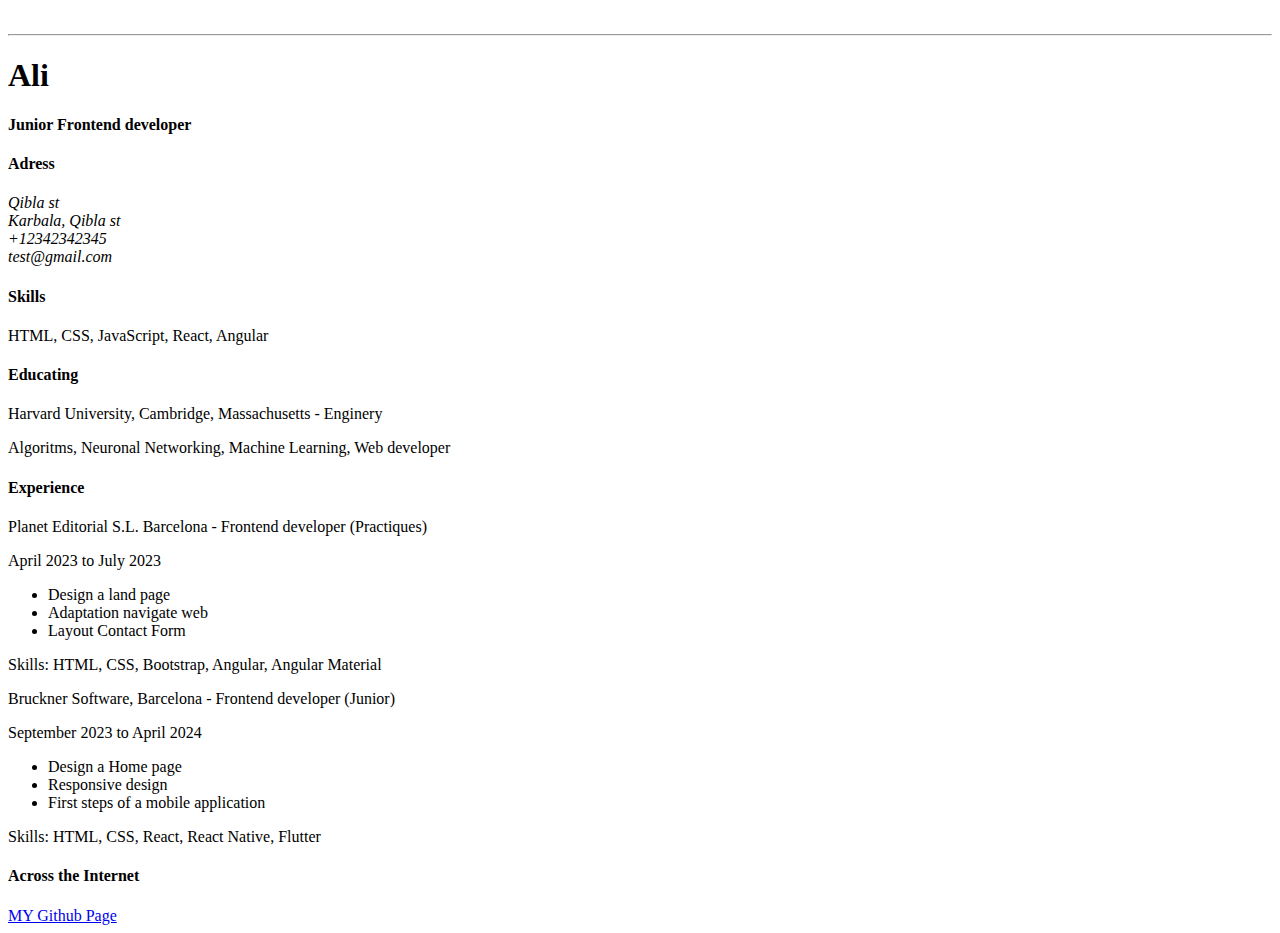
<file: Roadmap projects/Frontend projects/01 - Single Page CV/index.html>
<!DOCTYPE html>
<html lang="en">
<head>
    <meta charset="UTF-8">
    <meta name="viewport" content="width=device-width, initial-scale=1.0">
    <meta property="og:title" content="Learning Frontend: first project - Single Page CV ">
    <link rel="icon" href="./6588143.png"/>
    <title>Document</title>
</head>
<body>
    <br><hr>
    <header>
        <h1>Ali</h1>
        <h4>Junior Frontend developer</h4>
    </header>
    <main>
        <section>
            <h4>Adress</h4>
            <address>
                Qibla st <br>Karbala, Qibla st <br>+12342342345 <br>test@gmail.com
            </address>
        </section>
        <section>
            <h4>Skills</h4>
            <p>HTML, CSS, JavaScript, React, Angular</p>
        </section>
        <section>
            <h4>Educating</h4>
            <p>Harvard University, Cambridge, Massachusetts - Enginery</p>
            <p>Algoritms, Neuronal Networking, Machine Learning, Web developer</p>
        </section>
        <section>
            <h4>Experience</h4>
            <p>Planet Editorial S.L. Barcelona - Frontend developer (Practiques) </p>
                <span>April 2023 to July 2023</span>
                <ul>
                    <li>Design a land page</li>
                    <li>Adaptation navigate web</li>
                    <li>Layout Contact Form</li>
                </ul>
                <p>Skills: HTML, CSS, Bootstrap, Angular, Angular Material</p>
                <p>Bruckner Software, Barcelona - Frontend developer (Junior) </p>
                <span>September 2023 to April 2024</span>
                <ul>
                    <li>Design a Home page </li>
                    <li>Responsive design</li>
                    <li>First steps of a mobile application</li>
                </ul>
                <p>Skills: HTML, CSS, React, React Native, Flutter</p>
        </section>
        <section>
            <h4>Across the Internet</h4>
            <a href="https://github.com/alikb14">MY Github Page</a>
        </section>
    </main>
</body>
</html>
</file>
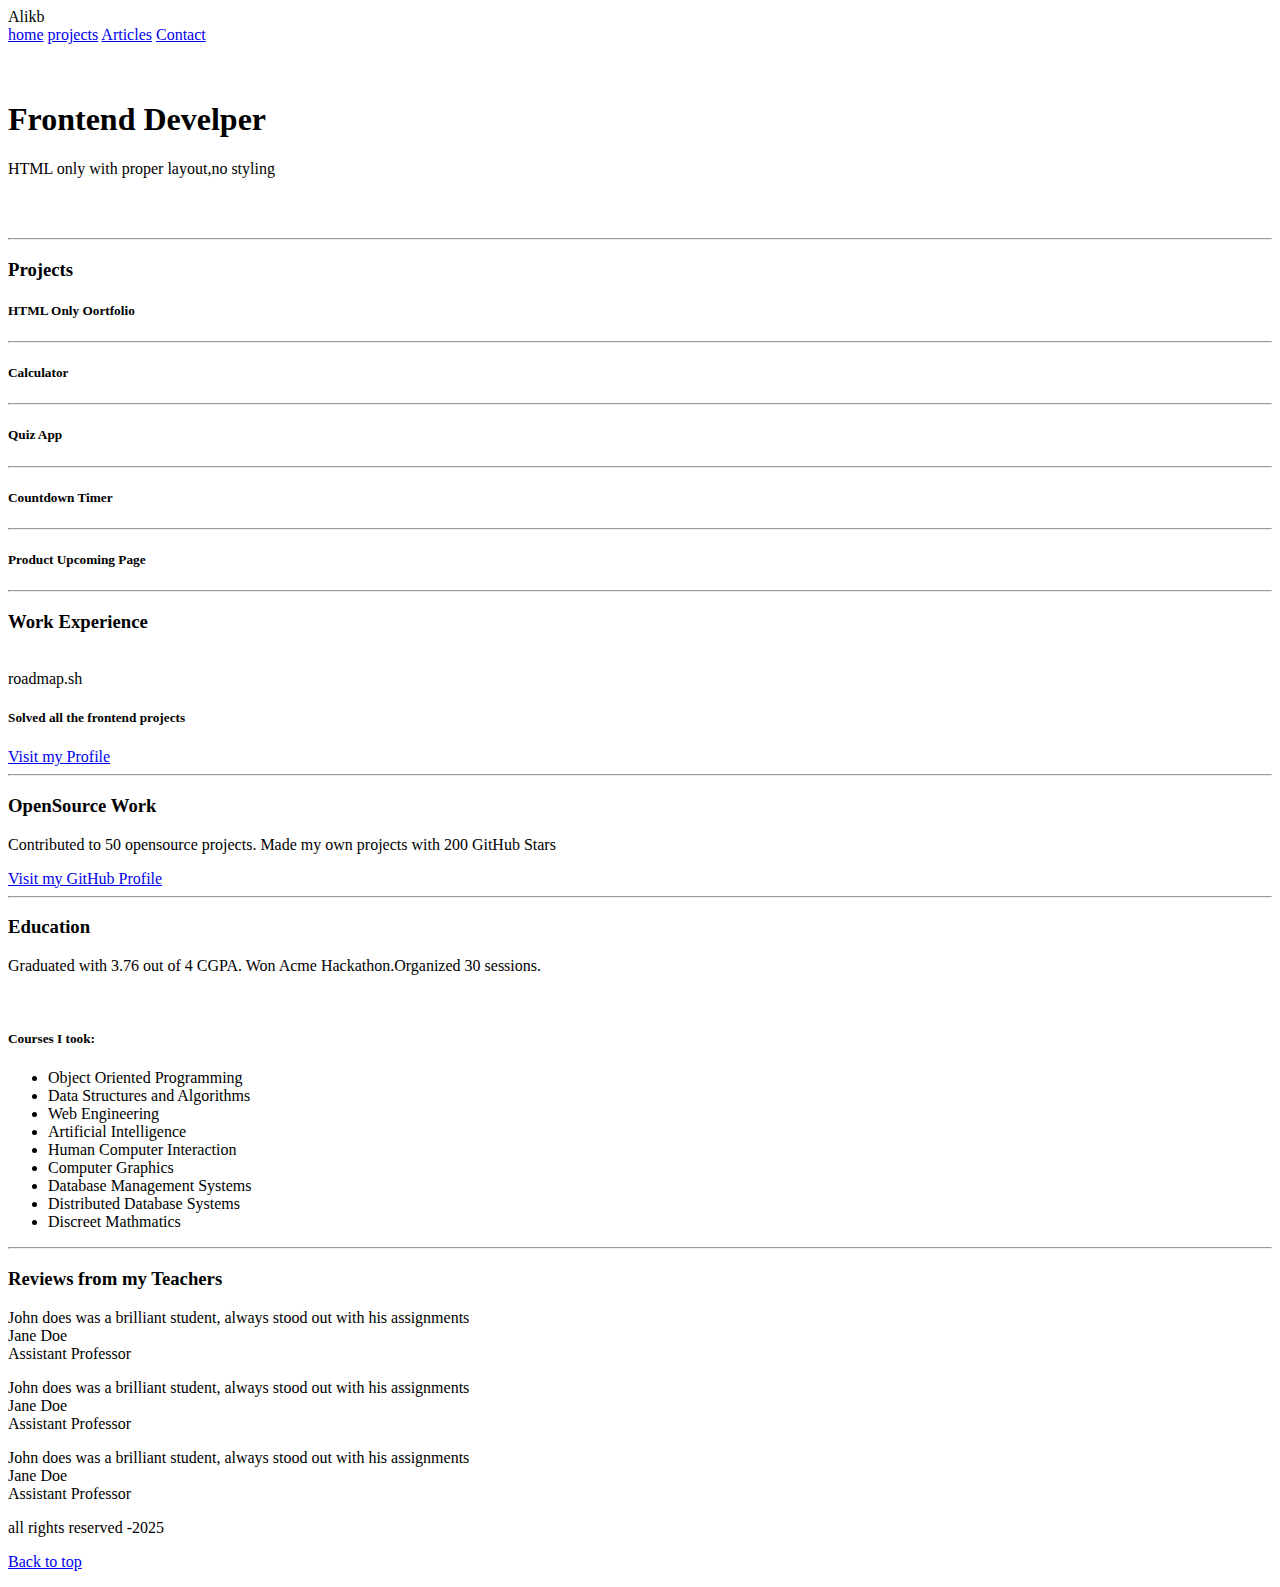
<file: Roadmap projects/Frontend projects/02 - Basic HTML Website/index.html>
<!DOCTYPE html>
<html lang="en">
<head>
    <meta charset="UTF-8">
    <meta name="viewport" content="width=device-width, initial-scale=1.0">
    <meta property="og:title" content="Learning Frontend: second project - Basic web HTML ">
    <title>index</title>
</head>
<body>
    <header>
        <nav>
            <span>Alikb</span>
            <br>
            <a href="#">home</a>
            <a href="./projects.html">projects</a>
            <a href="Articles.html">Articles</a>
            <a href="./contact.html">Contact</a>
        </nav>
        <br><br>
        <h1>Frontend Develper</h1>
        <p class="text-in-header">HTML only with proper layout,no styling</p>
        <br> <br>
        <hr>
    </header>
    <main>
        <article class="first-article">
            <section class="project-sec">
                <h3>Projects</h3>
                <h5>HTML Only Oortfolio</h5>
                <hr>
                <h5>Calculator</h5>
                <hr>
                <h5>Quiz App</h5>
                <hr>
                <h5>Countdown Timer</h5>
                <hr>
                <h5>Product Upcoming Page</h5>
                <hr>
            </section>
            <section class="experience-sec">
                <h3>Work Experience</h3>
                <br>
                <span>roadmap.sh</span>
                <h5>Solved all the frontend projects</h5>
                <a href="https://roadmap.sh/projects/">Visit my Profile</a>
            </section>
            <hr>
            <section class="opensource-sec">
                <h3>OpenSource Work</h3>
                <p>Contributed to 50 opensource projects. Made my own projects with 200 GitHub Stars</p>
                <a href="https://github.com/alikb14">Visit my GitHub Profile</a>
            </section>
            <hr>
            <section class="Education">
                <h3>Education</h3>
                <p>Graduated with 3.76 out of 4 CGPA. Won Acme Hackathon.Organized 30 sessions.</p>
                <br>
                <h5>Courses I took:</h5>
                <ul>
                    <li>Object Oriented Programming</li>
                    <li>Data Structures and Algorithms</li>
                    <li>Web Engineering</li>
                    <li>Artificial Intelligence</li>
                    <li>Human Computer Interaction</li>
                    <li>Computer Graphics</li>
                    <li>Database Management Systems</li>
                    <li>Distributed Database Systems</li>
                    <li>Discreet Mathmatics</li>
                </ul>
            </section>
            <hr>
        </article>
        <article class="second-article">
            <h3>Reviews from my Teachers</h3>
            <section class="teacher-comments">
                <p>John does was a brilliant student, always stood out with his assignments <br><span class="teacher-name">Jane Doe <br>Assistant Professor</span></p>
            </section>
            <section class="teacher-comments">
                 <p>John does was a brilliant student, always stood out with his assignments <br><span class="teacher-name">Jane Doe <br>Assistant Professor</span></p>
            </section>
            <section class="teacher-comments">
                 <p>John does was a brilliant student, always stood out with his assignments <br><span class="teacher-name">Jane Doe <br>Assistant Professor</span></p>
            </section>
        </article>
        <footer>
            <p>
                all rights reserved -2025
             </p>
             <p>
                 <a href="#">Back to top</a>
             </p>
        </footer>
    </main>
</body>
</html>
</file>
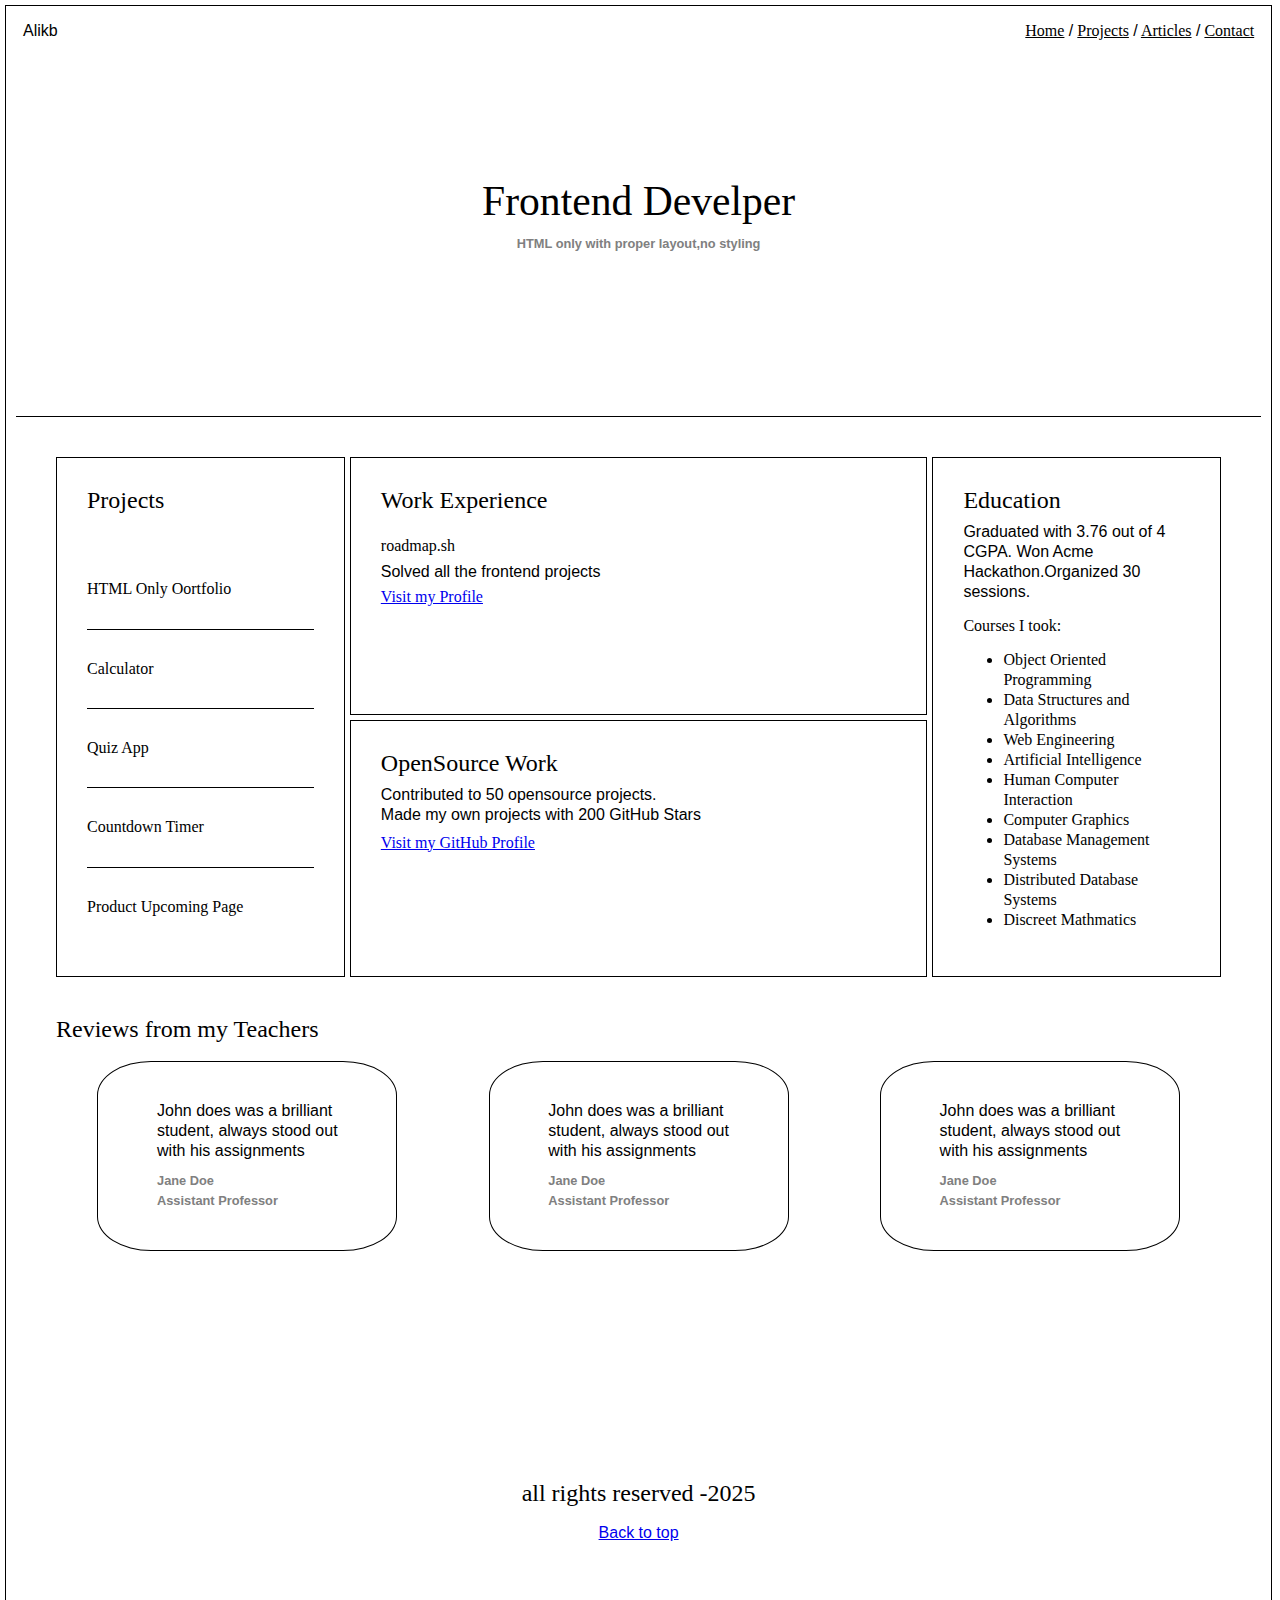
<file: Roadmap projects/Frontend projects/03 - Personal Portfolio/index.html>
<!DOCTYPE html>
<html lang="en">
<head>
    <meta charset="UTF-8">
    <meta name="viewport" content="width=device-width, initial-scale=1.0">
    <meta property="og:title" content="Learning Frontend: second project - Basic web HTML ">
    <link rel="stylesheet" href="./reset.css">
    <link rel="stylesheet" href="./style.css">
    <title>index</title>
</head>
<body>
    <header>
        <nav>
            <div>
                <span>Alikb</span>
            </div>
            <div>
                <a href="#">Home</a><span class="slash"> /</span>
                <a href="./projects.html">Projects</a><span class="slash"> /</span>
                <a href="Articles.html">Articles</a><span class="slash"> /</span>
                <a href="./contact.html">Contact</a>
            </div>
        </nav>
        <br><br>
        <div class="text-in-header">
            <h1>Frontend Develper</h1>
            <p class="gray">HTML only with proper layout,no styling</p>
        </div>
    </header>
    <main>
        <article class="first-article">
            <section class="project-sec sections">
                <div class="none-height">
                    <h3>Projects</h3>
                </div>
                <div class="projects">
                    <h5>HTML Only Oortfolio</h5>
                </div>
                <div class="projects">
                    <h5>Calculator</h5>
                </div>
                <div class="projects">
                    <h5>Quiz App</h5>
                </div>
                <div class="projects">
                    <h5>Countdown Timer</h5>
                </div>
                <div class="projects no-border">
                    <h5>Product Upcoming Page</h5>
                </div>
            </section>
            <div>
                <section class="experience-sec sections">
                    <h3>Work Experience</h3>
                    <br>
                    <span class="comic-font">roadmap.sh</span>
                    <p>Solved all the frontend projects</p>
                    <a href="https://roadmap.sh/projects/">Visit my Profile</a>
                </section>
                <section class="opensource-sec sections">
                    <h3>OpenSource Work</h3>
                    <p>Contributed to 50 opensource projects.
                        <span>Made my own projects with 200 GitHub Stars</span>
                    </p>
                    <a href="https://github.com/alikb14">Visit my GitHub Profile</a>
                </section>
            </div>
            <section class="education-sec sections">
                <h3>Education</h3>
                <p>Graduated with 3.76 out of 4 
                    <span>CGPA. Won Acme Hackathon.Organized 30 sessions.</span>
                </p>
                <br>
                <h5>Courses I took:</h5>
                <ul>
                    <li>Object Oriented Programming</li>
                    <li>Data Structures and Algorithms</li>
                    <li>Web Engineering</li>
                    <li>Artificial Intelligence</li>
                    <li>Human Computer Interaction</li>
                    <li>Computer Graphics</li>
                    <li>Database Management Systems</li>
                    <li>Distributed Database Systems</li>
                    <li>Discreet Mathmatics</li>
                </ul>
            </section>
        </article>
        <article class="second-article">
            <h3>Reviews from my Teachers</h3>
            <div>
                <section class="teacher-comments">
                    <p>John does was a brilliant <span>student, always stood out <br>with his assignments</span>
                        <span class="teacher-name gray">Jane Doe <br>Assistant Professor</span></p>
                </section>
                <section class="teacher-comments hidden">
                    <p>John does was a brilliant <span>student, always stood out <br>with his assignments</span>
                        <span class="teacher-name gray">Jane Doe <br>Assistant Professor</span></p>
                </section><section class="teacher-comments hidden">
                    <p>John does was a brilliant <span>student, always stood out <br>with his assignments</span>
                        <span class="teacher-name gray">Jane Doe <br>Assistant Professor</span></p>
                </section>
            </div>
        </article>
        <footer>
            <h3>
                all rights reserved -2025
             </h3>
             <p>
                 <a href="#">Back to top</a>
             </p>
        </footer>
    </main>
</body>
</html>
</file>
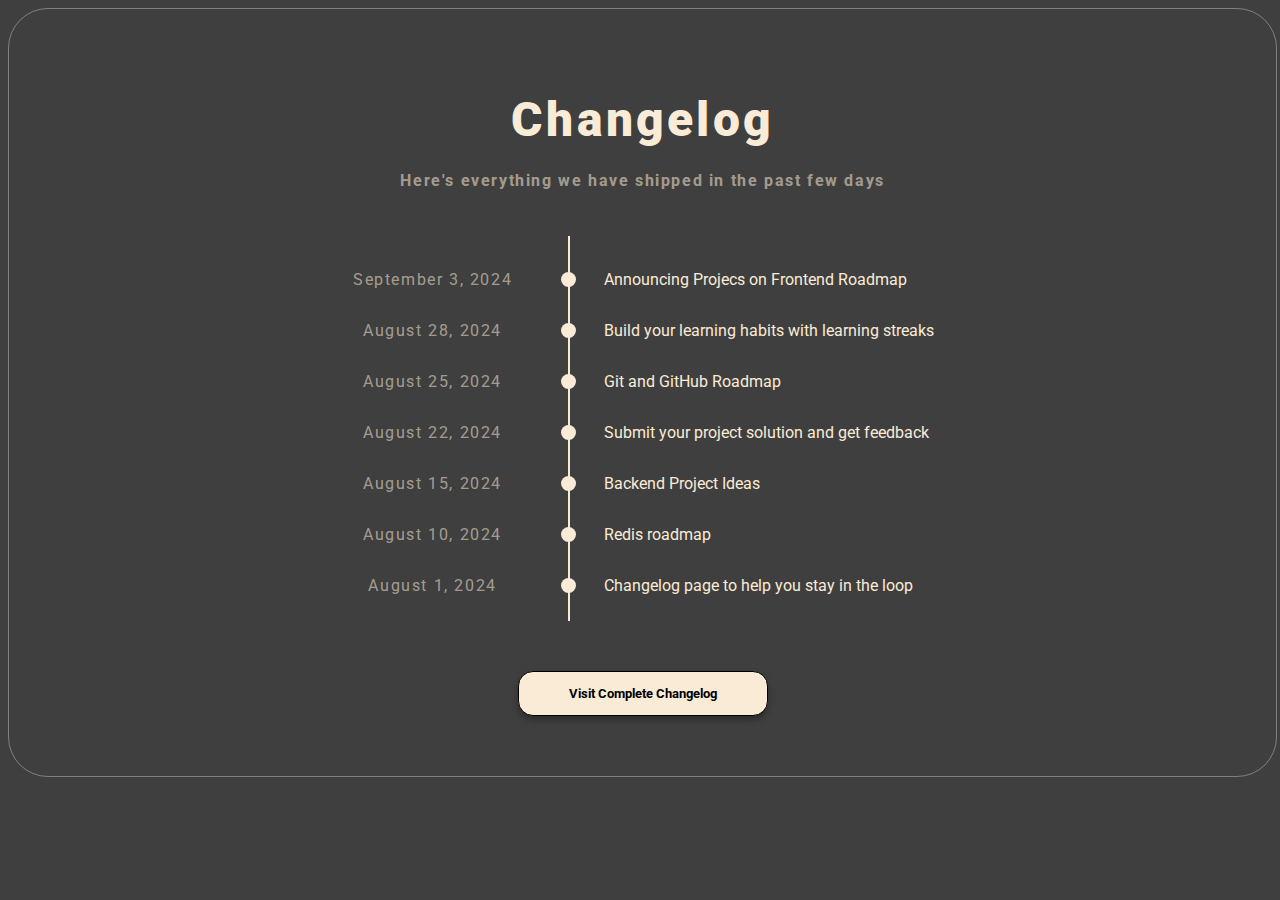
<file: Roadmap projects/Frontend projects/04 - Changelog Component/index.html>
<!DOCTYPE html>
<html lang="en">
<head>
    <meta charset="UTF-8">
    <meta name="viewport" content="width=device-width, initial-scale=1.0">
    <title>Changelog</title>
    <link rel="stylesheet" href="./style.css">
    <link rel="preconnect" href="https://fonts.googleapis.com">
<link rel="preconnect" href="https://fonts.gstatic.com" crossorigin>
<link href="https://fonts.googleapis.com/css2?family=Libre+Baskerville:wght@400;700&family=Roboto:wght@100;400;500;700;900&display=swap" rel="stylesheet">
</head>
<body>
    <header>
        <h1>Changelog</h1>
        <h2>Here's everything we have shipped in the past few days</h2>
    </header>
    <main>
        <div class="container">
            <div class="event">
                <p class="date">September 3, 2024</p>
                <div class="line-dot">
                    <div class="line"></div>
                    <div class="dot" id="dot1"></div>
                </div>
                <p class="text">Announcing Projecs on Frontend Roadmap</p>
            </div>
            <div class="event">
                <p class="date">August 28, 2024</p>
                <div class="line-dot">
                    <div class="line"></div>
                    <div class="dot" id="dot2"></div>
                </div>
                <p class="text">Build your learning habits with learning streaks</p>
            </div>
            <div class="event">
                <p class="date">August 25, 2024</p>
                <div class="line-dot">
                    <div class="line"></div>
                    <div class="dot" id="dot3"></div>
                </div>
                <p class="text">Git and GitHub Roadmap</p>
            </div>
            <div class="event">
                <p class="date">August 22, 2024</p>
                <div class="line-dot">
                    <div class="line"></div>
                    <div class="dot" id="dot4"></div>
                </div>
                <p class="text">Submit your project solution and get feedback</p>
            </div>
            <div class="event">
                <p class="date">August 15, 2024</p>
                <div class="line-dot">
                    <div class="line"></div>
                    <div class="dot" id="dot5"></div>
                </div>
                <p class="text">Backend Project Ideas</p>
            </div>
            <div class="event">
                <p class="date">August 10, 2024</p>
                <div class="line-dot">
                    <div class="line"></div>
                    <div class="dot" id="dot6"></div>
                </div>
                <p class="text">Redis roadmap</p>
            </div>
            <div class="event">
                <p class="date">August 1, 2024</p>
                <div class="line-dot">
                    <div class="line"></div>
                    <div class="dot" id="dot7"></div>
                </div>
                <p class="text">Changelog page to help you stay in the loop</p>
            </div>
        </div>
        <div class="button">
            <button type="button" value="#">Visit Complete Changelog</button>
        </div>
    </main>
</body>
</html>
</file>
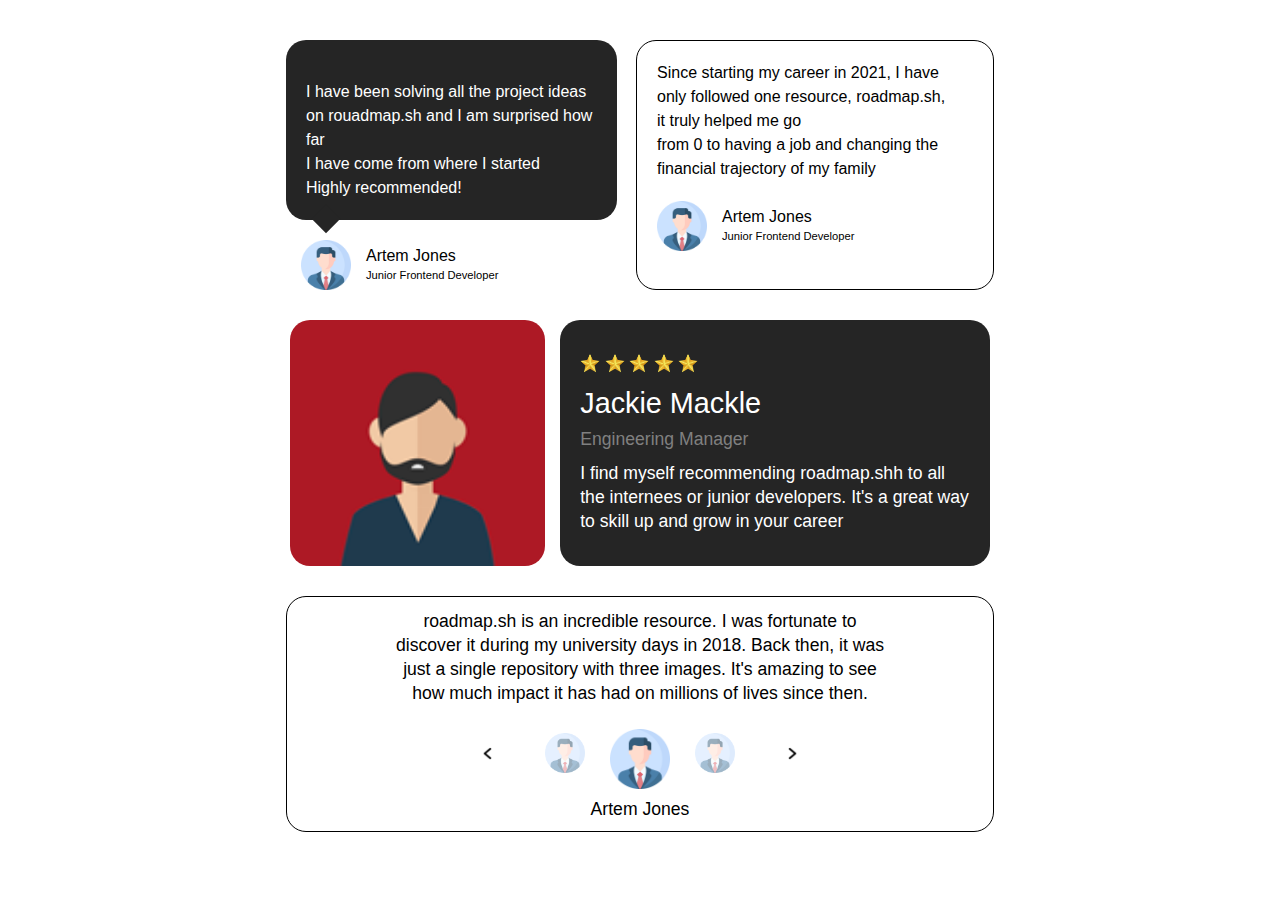
<file: Roadmap projects/Frontend projects/05 - Testimonial Cards/index.html>
<!DOCTYPE html>
<html lang="en">
<head>
    <meta charset="UTF-8">
    <meta name="viewport" content="width=device-width, initial-scale=1.0">
    <link rel="stylesheet" href="./reset.css">
    <link rel="stylesheet" href="./style.css">
    <title>Testimonial Cards</title>
</head>
<body>
    <div class="container">
        <div class="content">
            <div class="artem">
                <div class="left">
                    <div class="artem-comment1">
                        <div class="square-query"></div>
                        <p>I have been solving all the project ideas on rouadmap.sh and I am surprised how far <br> I have come from where I started</p>
                        <p>Highly recommended!</p>
                    </div>
                    <div class="artem-pic1">
                        <div class="square-container">         
                            <img src="./assets/profile.png" alt="user pic" class="comment-pic">
                            <div class="square"></div>
                        </div>
                        <div class="artem-detail">
                            <span class="artem-name">Artem Jones</span>
                            <span class="artem-job">Junior Frontend Developer</span>
                        </div>
                    </div>
                </div>
                <div class="right">
                    <div class="artem-comment2">
                        <p>Since starting my career in 2021, I have only followed one resource, roadmap.sh, it truly helped me go <br>from 0 to having a job and changing the financial trajectory of my family</p>
                    </div>
                    <div class="artem-pic2">
                        <img src="./assets/profile.png" alt="user pic" class="comment-pic">
                        <div class="artem-detail">
                            <span class="artem-name">Artem Jones</span>
                            <span class="artem-job">Junior Frontend Developer</span>
                        </div>
                    </div>
                </div>
            </div>
            <div class="jackie">
                <img src="./assets/man.png" alt="Jackie Mackle" class="jackie-img">
                <div class="jackie-comment">
                    <img src="./assets/man.png" alt="Jackie Mackle" class="jackie-img-query">
                    <div class="stars">
                        <img src="./assets/star.png" alt="star">
                        <img src="./assets/star.png" alt="star">
                        <img src="./assets/star.png" alt="star">
                        <img src="./assets/star.png" alt="star">
                        <img src="./assets/star.png" alt="star">
                    </div>
                    <span class="jackie-name">Jackie Mackle</span>
                    <span class="jackie-job">Engineering Manager</span>
                    <p>I find myself recommending roadmap.shh to all the internees or junior developers. It's a great way to skill up and grow in your career</p>
                </div>
            </div>
            <div class="carousel-container">
                <div class="carousel">
                    <div class="carousel-text">
                        <p>roadmap.sh is an incredible resource. I was fortunate to discover it during my university days in 2018. Back then, it was just a single repository with three images. It's amazing to see how much impact it has had on millions of lives since then.</p>
                    </div>
                    <div class="carousel-pic">
                        <img src="./assets/icon.png" alt="previous icon" id="previous">
                        <img src="./assets/profile.png" alt="user pic" class="low-opacity">
                        <img src="./assets/profile.png" alt="user pic" class="bigger">
                        <img src="./assets/profile.png" alt="user pic" class="low-opacity">
                        <img src="./assets/icon.png" alt="next icon" id="next">
                    </div>
                    <span class="carousel-name">Artem Jones</span>
                </div>
            </div>
        </div>
    </div>
</body>
</html>
</file>
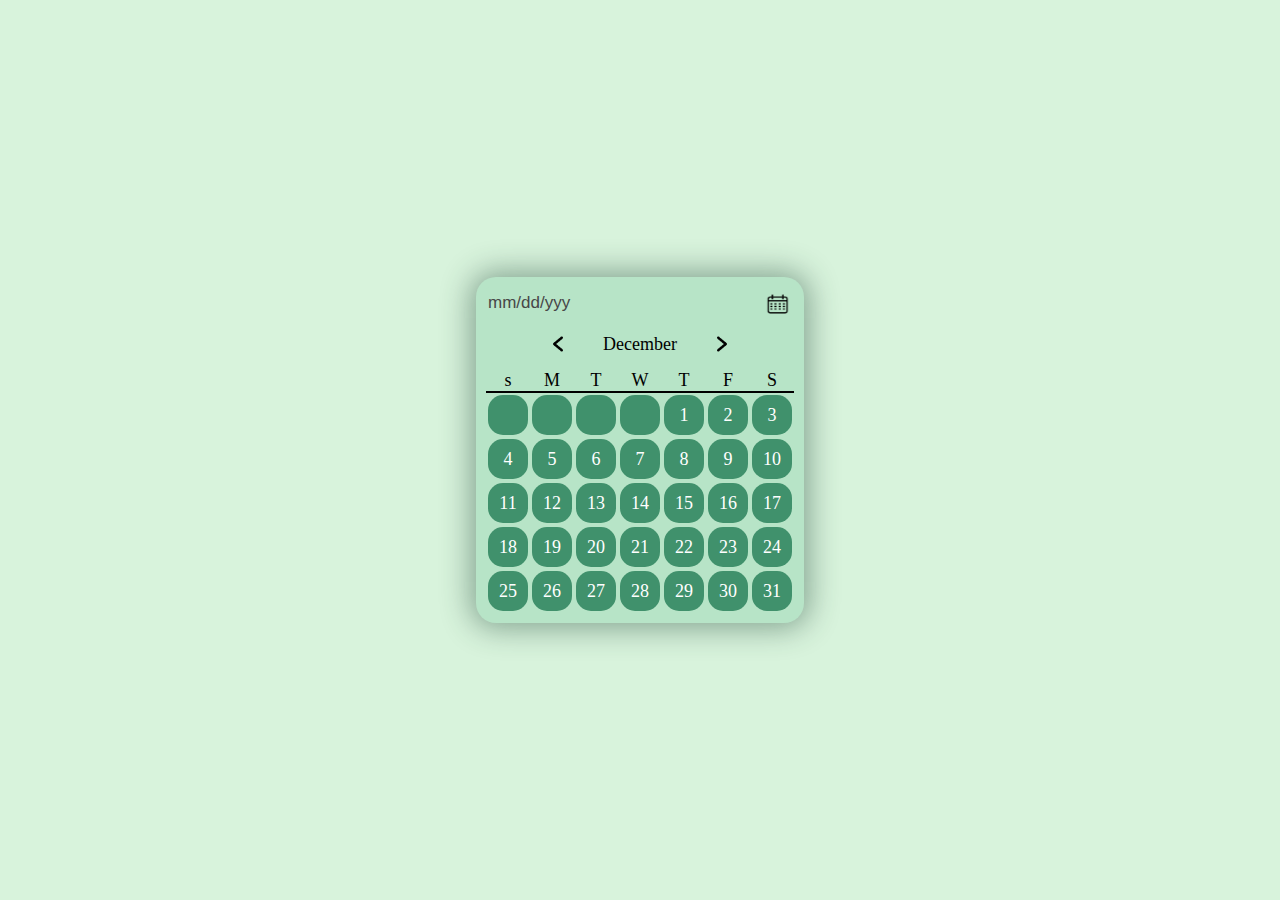
<file: Roadmap projects/Frontend projects/06 - Datepicker UI/index.html>
<!DOCTYPE html>
<html lang="en">
<head>
    <meta charset="UTF-8">
    <meta name="viewport" content="width=device-width, initial-scale=1.0">
    <link rel="stylesheet" href="./reset.css">
    <link rel="stylesheet" href="./style.css">
    <title>Datepicker UI</title>
</head>
<body>
    <div class="container">
        <div class="calendar">
            <div class="date">
                <input type="text" id="date-input" placeholder="mm/dd/yyy">
                <label for="date-input">
                    <img src="./assets/calendar.png" alt="calendar icon" id="calendar-icon">
                </label>
            </div>
            <div class="calendar-body">
                <div class="calendar-header">
                    <img src="./assets/icon.png" alt="previous-icon" id="previous-icon">
                    <span id="month">December</span>
                    <img src="./assets/icon.png" alt="next icon">
                </div>
                <div class="days-name">
                    <div>s</div>
                    <div>M</div>
                    <div>T</div>
                    <div>W</div>
                    <div>T</div>
                    <div>F</div>
                    <div>S</div>
                </div>
                <div class="days">
                    <div class="day"></div>
                    <div class="day"></div>
                    <div class="day"></div>
                    <div class="day"></div>
                    <div class="day">1</div>
                    <div class="day">2</div>
                    <div class="day">3</div>
                </div>
                <div class="days">
                    <div class="day">4</div>
                    <div class="day">5</div>
                    <div class="day">6</div>
                    <div class="day">7</div>
                    <div class="day">8</div>
                    <div class="day">9</div>
                    <div class="day">10</div>
                </div>
                <div class="days">
                    <div class="day">11</div>
                    <div class="day">12</div>
                    <div class="day">13</div>
                    <div class="day">14</div>
                    <div class="day">15</div>
                    <div class="day">16</div>
                    <div class="day">17</div>
                </div>
                <div class="days">
                    <div class="day">18</div>
                    <div class="day">19</div>
                    <div class="day">20</div>
                    <div class="day">21</div>
                    <div class="day">22</div>
                    <div class="day">23</div>
                    <div class="day">24</div>
                </div>
                <div class="days">
                    <div class="day">25</div>
                    <div class="day">26</div>
                    <div class="day">27</div>
                    <div class="day">28</div>
                    <div class="day">29</div>
                    <div class="day">30</div>
                    <div class="day">31</div>
                </div>
            </div>
        </div>
    </div>
</body>
</html>
</file>
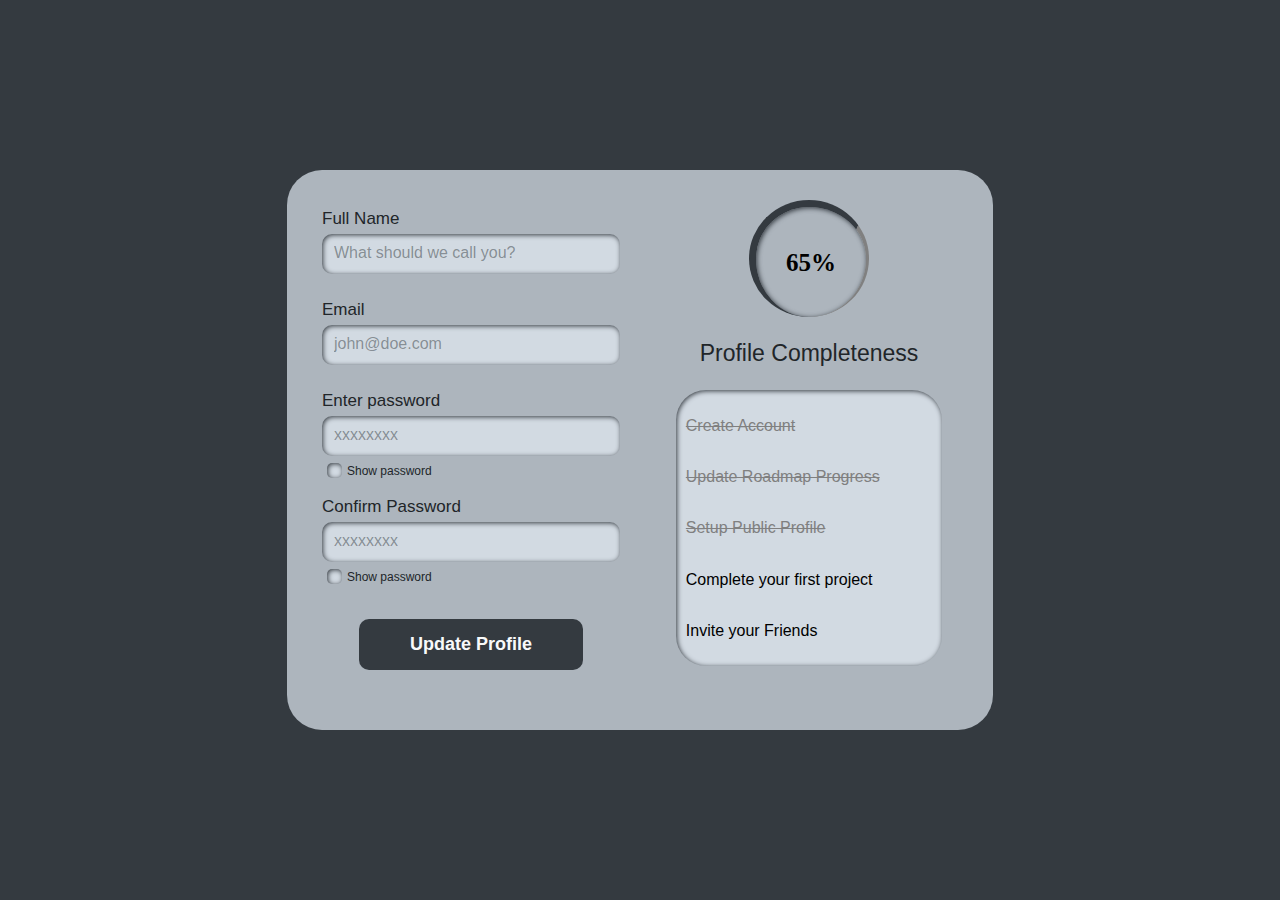
<file: Roadmap projects/Frontend projects/07 - Accessible Form UI/index.html>
<!DOCTYPE html>
<html lang="en">
<head>
    <meta charset="UTF-8">
    <meta name="viewport" content="width=device-width, initial-scale=1.0">
    <link rel="stylesheet" href="./reset.css">
    <link rel="stylesheet" href="./style.css">
    <title>Accessible Form UI</title>
</head>
<body>
    <div class="container">
        <form action="#">
            <fieldset>
                <!-- <legend>Accessible Form UI</legend> -->
                <div class="left">
                    <div>
                        <label for="name"> Full Name
                            <input type="text" id="name" placeholder="What should we call you?" required aria-required="true" title="Please enter your name">
                        </label>
                    </div>
                    <div>
                        <label for="email">Email
                            <input type="email" id="email" placeholder="john@doe.com" required aria-required="true" aria-invalid="true" title="Please enter your email">
                        </label>
                    </div>
                    <div>
                        <label for="password">Enter password
                            <input type="password" id="password" placeholder="xxxxxxxx" required aria-required="true" aria-invalid="true" title="Please set a password">
                            <div class="checkbox-container">
                                <input class="checkbox" type="checkbox" aria-checked="false" aria-label="password is hidden"><span>Show password</span>
                            </div>
                        </label>
                    </div>
                    <div>
                        <label for="confirmation">Confirm Password
                            <input type="password" id="confirmation" placeholder="xxxxxxxx" required aria-required="true" aria-invalid="true" title="Please confirm your password">
                            <div class="checkbox-container">
                                <input class="checkbox" type="checkbox" aria-checked="false" aria-label="password is hidden"><span>Show password</span>
                            </div>
                        </label>
                    </div>
                    <div class="button-container">
                        <button type="submit">Update Profile</button>
                    </div>
                </div>
                <div class="right">
                    <div class="progress-bar">
                        <div class="progress"></div><span>65%</span>
                    </div>
                    <span>Profile Completeness</span>
                    <div class="checklist">
                        <span><del>Create Account</del></span>
                        <span><del>Update Roadmap Progress</del></span>
                        <span><del>Setup Public Profile</del></span>
                        <span>Complete your first project</span>
                        <span>Invite your Friends</span>
                    </div>
                </div>
            </fieldset>
        </form>
    </div>
</body>
</html>
</file>
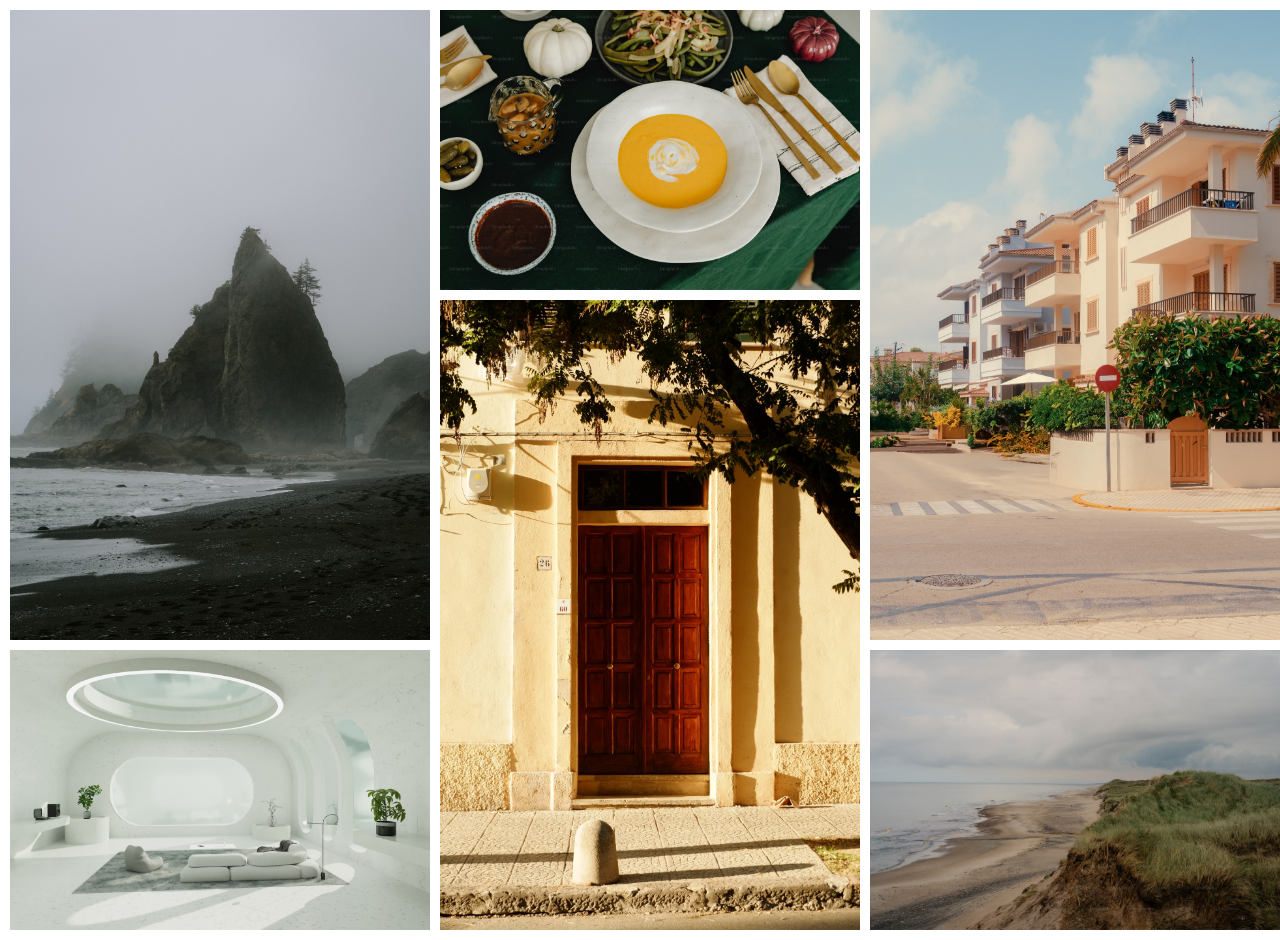
<file: Roadmap projects/Frontend projects/08 - Image Grid Layout/index.html>
<!DOCTYPE html>
<html lang="en">
<head>
    <meta charset="UTF-8">
    <meta name="viewport" content="width=device-width, initial-scale=1.0">
    <link rel="stylesheet" href="./reset.css">
    <link rel="stylesheet" href="./style.css">
    <title>Image Grid Layout</title>
</head>
<body>
    <div class="container">
        <img class="foggy-beach" src="./assets/foggy beach.avif" alt="foggy beach">
        <img class="living-room" src="./assets/living-room.avif" alt="living room">
        <img class="table" src="./assets/table.avif" alt="a table topped">
        <img class="building" src="./assets/building.avif" alt="a building">
        <img class="apartment" src="./assets/apartment.avif" alt="a white apartment">
        <img class="beach-view" src="./assets/beach-view.avif" alt="a beach">
    </div>
</body>
</html>
</file>
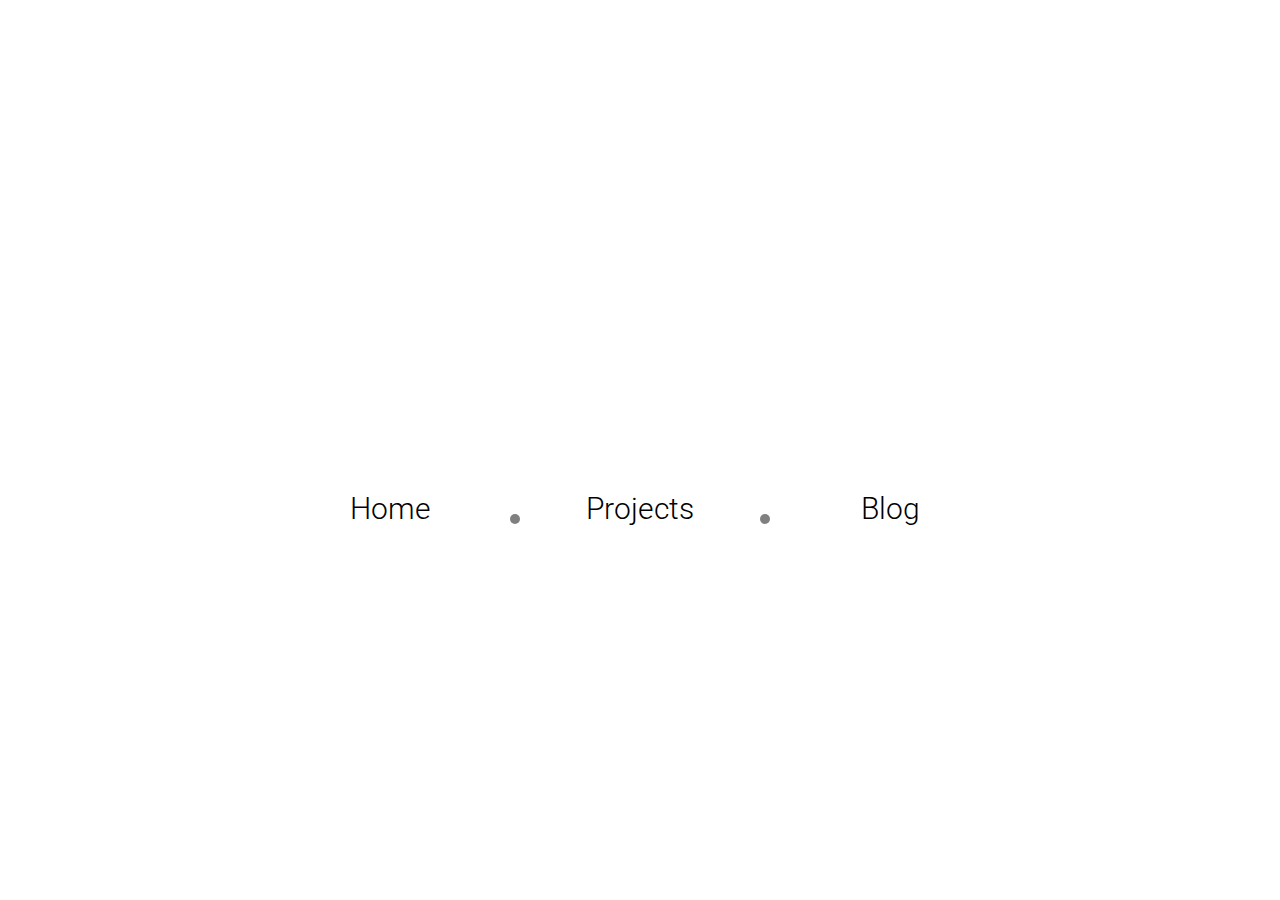
<file: Roadmap projects/Frontend projects/09 - Tooltip UI/index.html>
<!DOCTYPE html>
<html lang="en">
<head>
    <meta charset="UTF-8">
    <meta name="viewport" content="width=device-width, initial-scale=1.0">
    <link rel="stylesheet" href="./reset.css">
    <link rel="stylesheet" href="./style.css">
    <link rel="preconnect" href="https://fonts.googleapis.com">
<link rel="preconnect" href="https://fonts.gstatic.com" crossorigin>
<link href="https://fonts.googleapis.com/css2?family=Roboto:ital,wght@0,100;0,300;0,400;0,500;0,700;0,900;1,100;1,300;1,400;1,500;1,700;1,900&display=swap" rel="stylesheet">
    <title>Tooltip UI</title>
</head>
<body>
        <div class="navigation">
            <div class="pages left">
                <a href="#">
                    <span>Home</span>
                    <div class="home-hover">
                        <div class="square"></div>
                        <p>Exploring My Expertise</p>
                    </div>
                </a>
            </div>
            <div class="circle circle-left"></div>
            <div class="pages">
                
                <a href="#">
                    <span>Projects</span>
                    <div class="projects-hover">
                        <div class="square"></div>
                        <p>Here is everything I have built</p>
                    </div>
                </a>
            </div>
            <div class="circle circle-right"></div>
            <div class="pages right">
                <a href="#">
                    <span>Blog</span>
                    <div class="blog-hover">
                        <div class="square"></div>
                        <p>Get involved in my journey</p>
                    </div>
                </a>
            </div>
        </div>
</body>
</html>
</file>
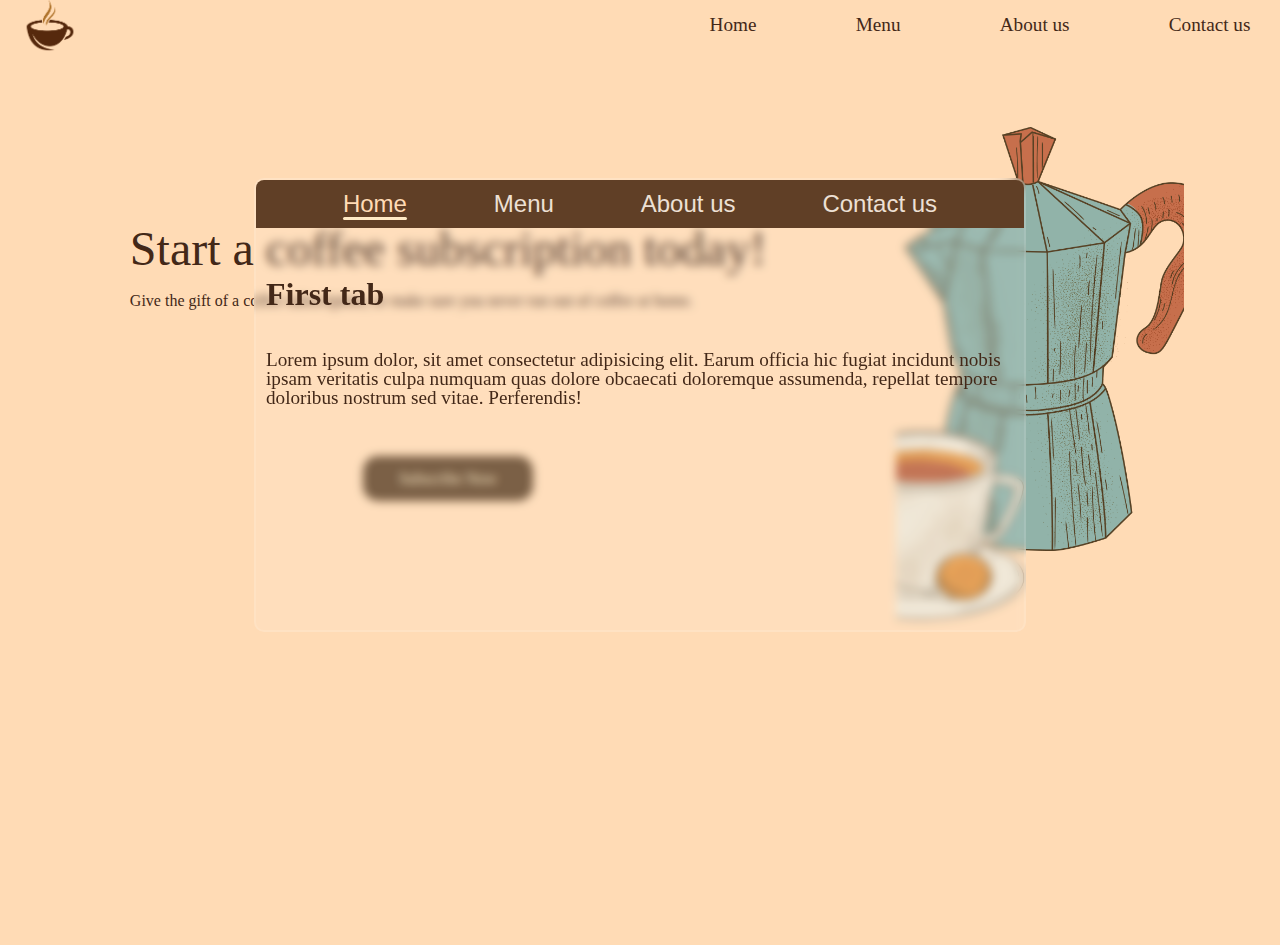
<file: Roadmap projects/Frontend projects/10 - tab/index.html>
<!DOCTYPE html>
<html lang="en">

<head>
    <meta charset="UTF-8">
    <meta name="viewport" content="width=device-width, initial-scale=1.0">
    <link rel="stylesheet" href="reset.css">
    <link rel="stylesheet" href="styles.css">
    <link href="https://fonts.cdnfonts.com/css/butter-chicken" rel="stylesheet">


    <title>Dynamic Tabs</title>
</head>

<body>

    <header>
        <img id="logo" src="./assets/logo.png" alt="logo">
        <div>
            <span>Home</span>
            <span>Menu</span>
            <span>About us</span>
            <span>Contact us</span>
        </div>
    </header>
    <main class="p-1">
        <div class="main-sec">
            <div>
                <span>Start a coffee subscription today!</span>
                <p>
                    Give the gift of a coffee subscription, or make sure you never run out of coffee at home.
                </p>
                <button id="subscribe-button" type="submit">Subscribe Now</button>
            </div>
            <div>
                <img id="moka-img" src="./assets/moka pot.png" alt="moka pot image">
            </div>
        </div>
        <div class="glassory">
            <div class="glass-header">
                <button class="selected button" id="home">Home</button>
                <button class="button" id="menu">Menu</button>
                <button class="button" id="about-us">About us</button>
                <button class="button" id="contact-us">Contact us</button>
                <div class="line"></div>

            </div>
            <div class="home-content tab">
                <span>First tab</span>
                <p>Lorem ipsum dolor, sit amet consectetur adipisicing elit. Earum officia hic fugiat incidunt nobis
                    ipsam veritatis culpa numquam quas dolore obcaecati doloremque assumenda, repellat tempore doloribus
                    nostrum sed vitae. Perferendis!</p>
            </div>
            <div class="menu-content hidden tab">
                <span>Second tab</span>
                <p>Lorem, ipsum dolor sit amet consectetur adipisicing elit. Amet illo at sed dolore veritatis commodi
                    eius aliquam, qui tempore maxime, blanditiis iure neque vel. Ad iusto eius beatae officia nihil?</p>
            </div>
            <div class="about-us-content hidden tab">
                <span>Third tab</span>
                <p>Lorem ipsum dolor sit amet consectetur adipisicing elit. Assumenda quidem, voluptas eligendi nam rem
                    iusto, tempore suscipit id sequi ratione cum provident expedita ipsa fugiat non voluptatem fugit
                    amet commodi?</p>
            </div>
            <div class="contact-us-content hidden tab">
                <span>Fourth tab</span>
                <p>Lorem ipsum dolor sit amet consectetur adipisicing elit. Possimus dolores voluptatibus adipisci sit,
                    repudiandae sunt pariatur odit tempora a ullam ducimus suscipit architecto tempore impedit nobis
                    praesentium, eos et non.</p>
            </div>
        </div>
    </main>
</body>
<script src="script.js"></script>

</html>
</file>
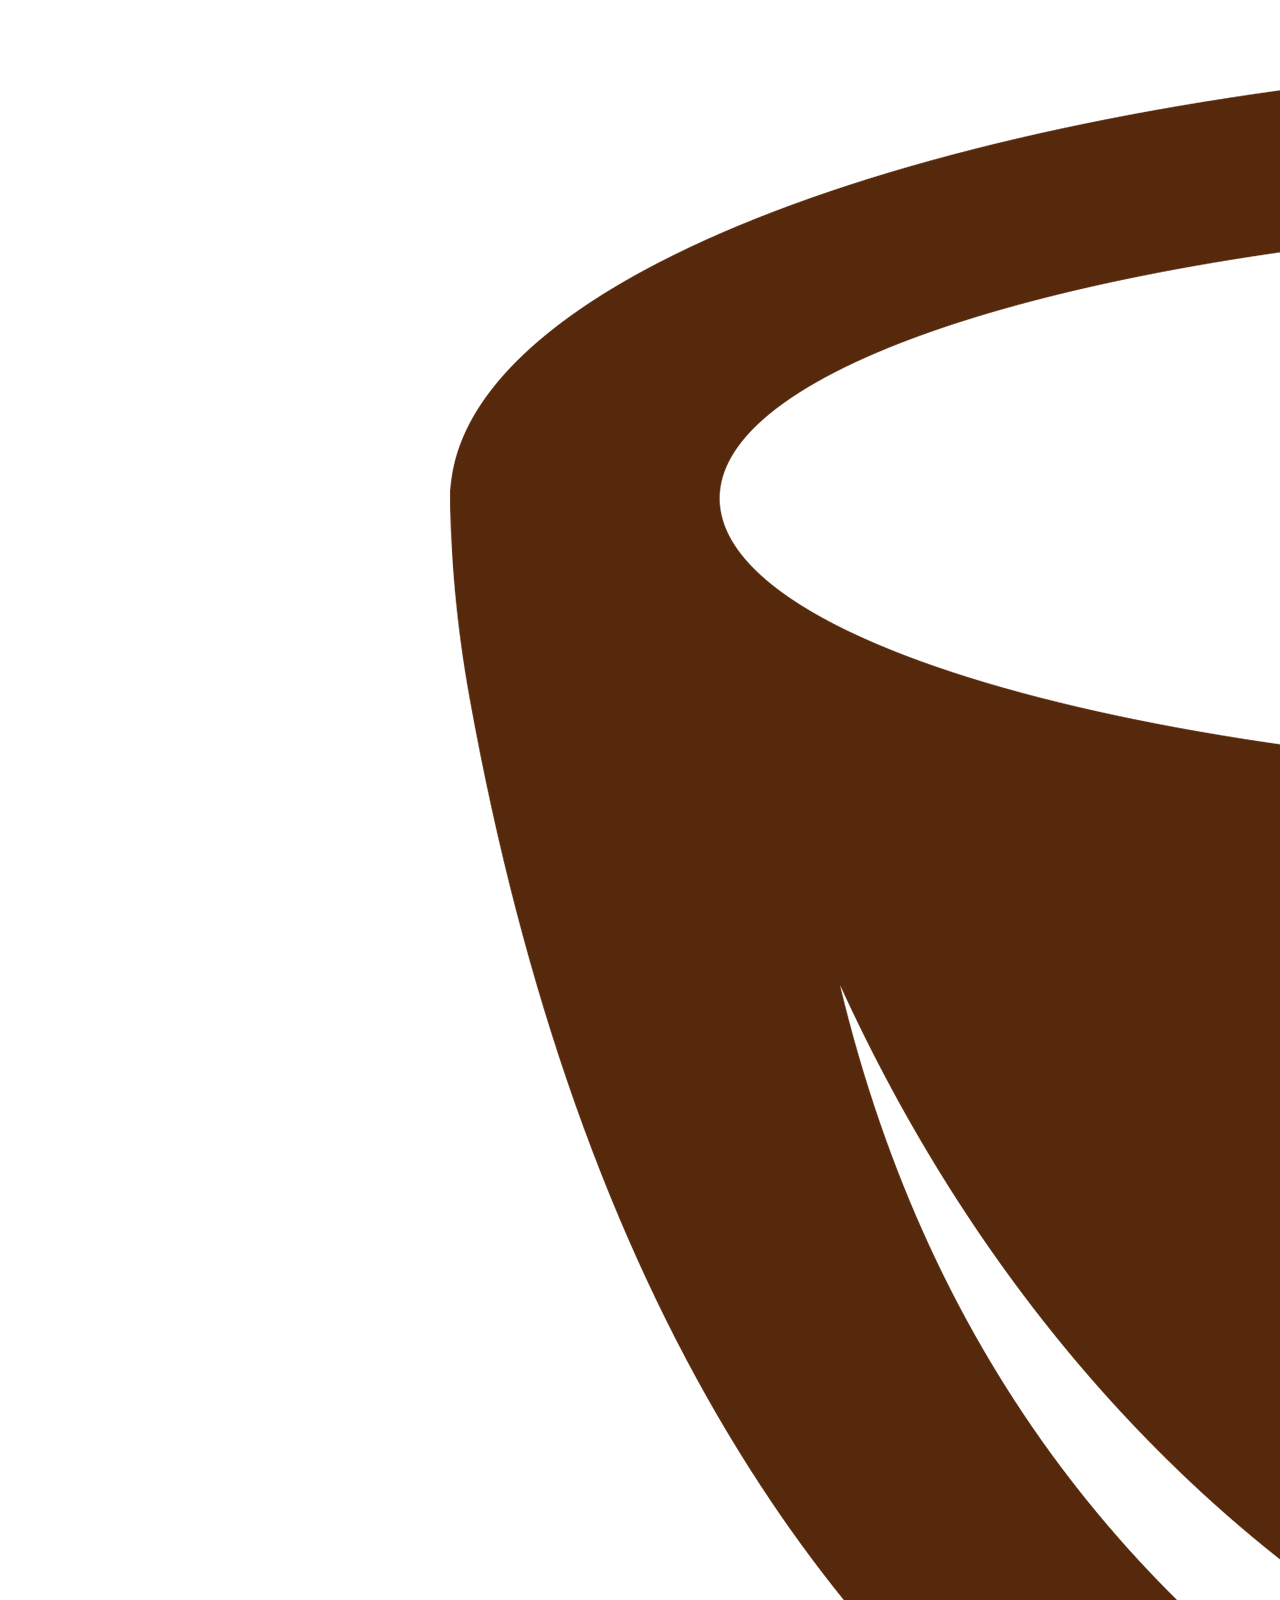
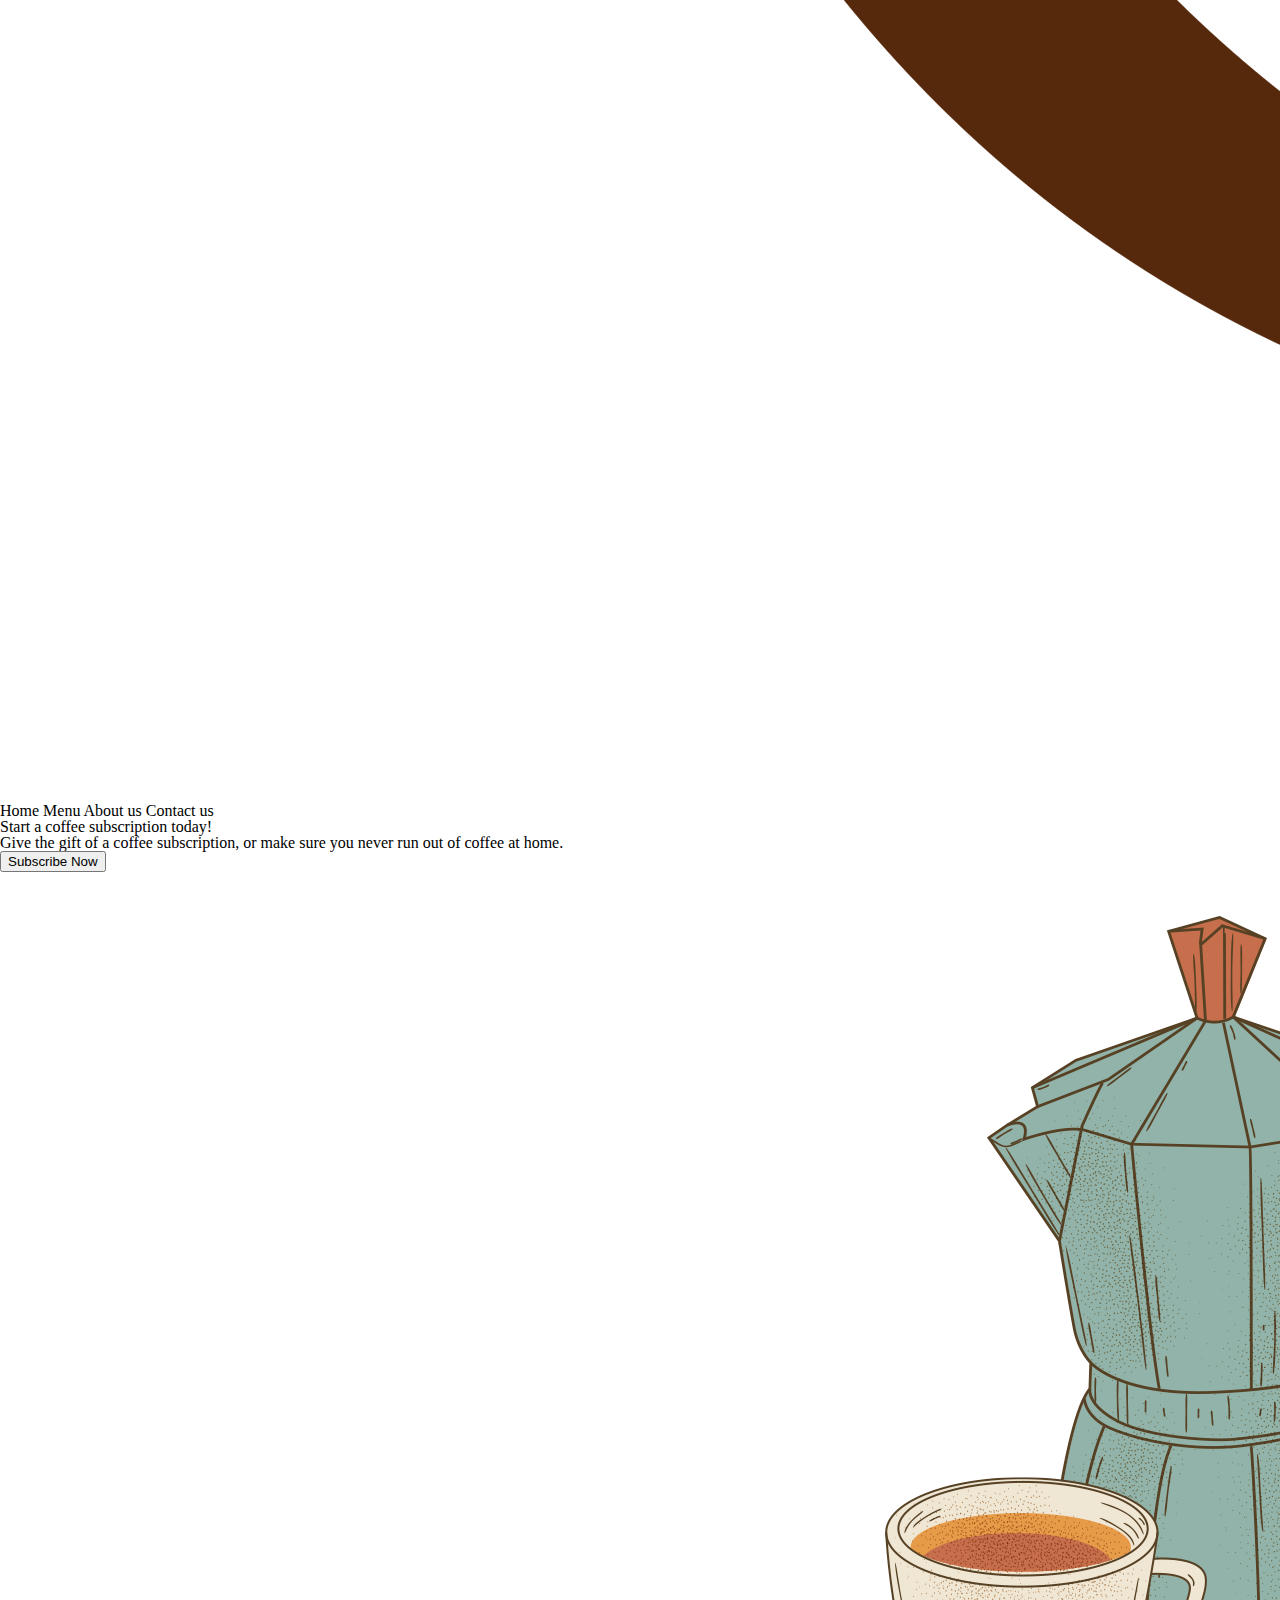
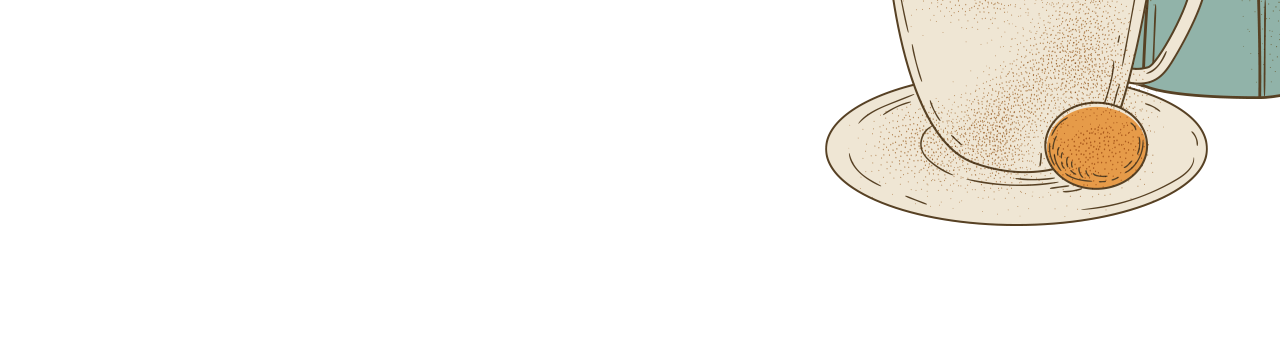
<file: Roadmap projects/Frontend projects/11 - Cookie Consent/index.html>
<!DOCTYPE html>
<html lang="en">

<head>
    <meta charset="UTF-8">
    <meta name="viewport" content="width=device-width, initial-scale=1.0">
    <link rel="stylesheet" href="reset.css">
    <link rel="stylesheet" href="styles.css">
    <link href="https://fonts.cdnfonts.com/css/butter-chicken" rel="stylesheet">


    <title>Dynamic Tabs</title>
</head>

<body>

    <header>
        <img id="logo" src="./assets/logo.png" alt="logo">
        <div>
            <span>Home</span>
            <span>Menu</span>
            <span>About us</span>
            <span>Contact us</span>
        </div>
    </header>
    <main class="p-1">
        <div class="main-sec">
            <div>
                <span>Start a coffee subscription today!</span>
                <p>
                    Give the gift of a coffee subscription, or make sure you never run out of coffee at home.
                </p>
                <button id="subscribe-button" type="submit">Subscribe Now</button>
            </div>
            <div>
                <img id="moka-img" src="./assets/moka pot.png" alt="moka pot image">
            </div>
        </div>
        <div class="cookie-container">
            <div class="cookie">
                <img id="cookie-img" src="./assets/cookie.png" alt="cookie-logo">
                <p>By clicking "Accept all cookies", you agree this <br> website can store cookies on your device and
                    <br>
                    disclose
                    information in accordance with our <a class="cookie-policy" href=" https://example.com/">Cookie
                        Policy</a></p>
                <div class="cookie-buttons">
                    <button class="reject">Reject all cookies</button>
                    <button class="accept">Accept all cookies</button>
                </div>
            </div>
        </div>
    </main>
</body>
<script src="script.js"></script>

</html>
</file>
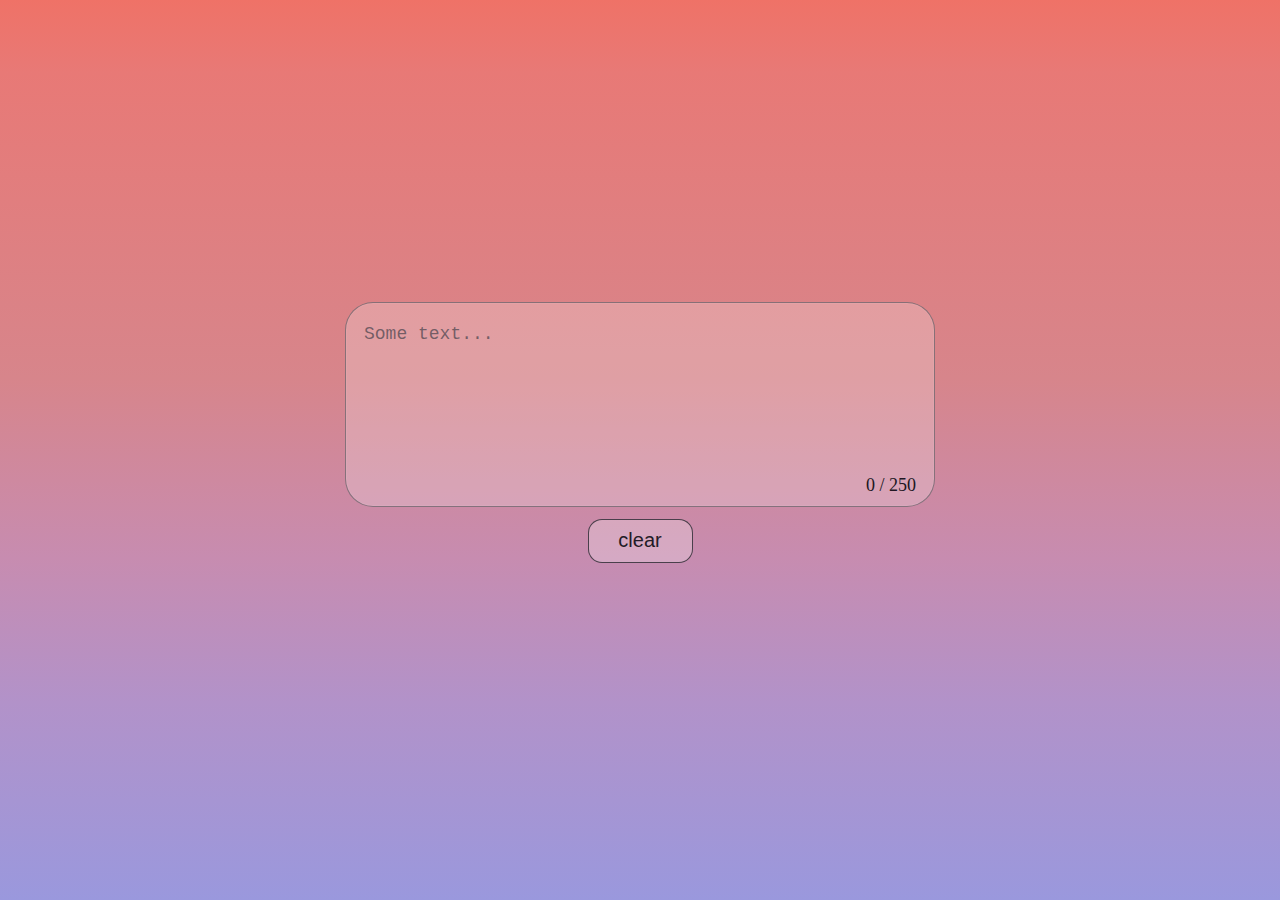
<file: Roadmap projects/Frontend projects/12 - Restricted Textarea/index.html>
<!DOCTYPE html>
<html lang="en">

<head>
    <meta charset="UTF-8" />
    <meta name="viewport" content="width=device-width, initial-scale=1.0" />
    <link rel="stylesheet" href="./styles.css">
    <title>Gradient Textarea UI</title>
</head>

<body>
    <section class="hero">
        <div class="content">
            <div class="card-wrap">
                <div class="textarea-box">
                    <textarea id="text" maxlength="250" placeholder="Some text..."></textarea>
                    <div class="counter"><span id="count">0</span> / 250</div>
                </div>

                <button class="clear-btn" id="clearBtn">clear</button>
            </div>
        </div>
    </section>

    <script src="./script.js"></script>
</body>

</html>
</file>
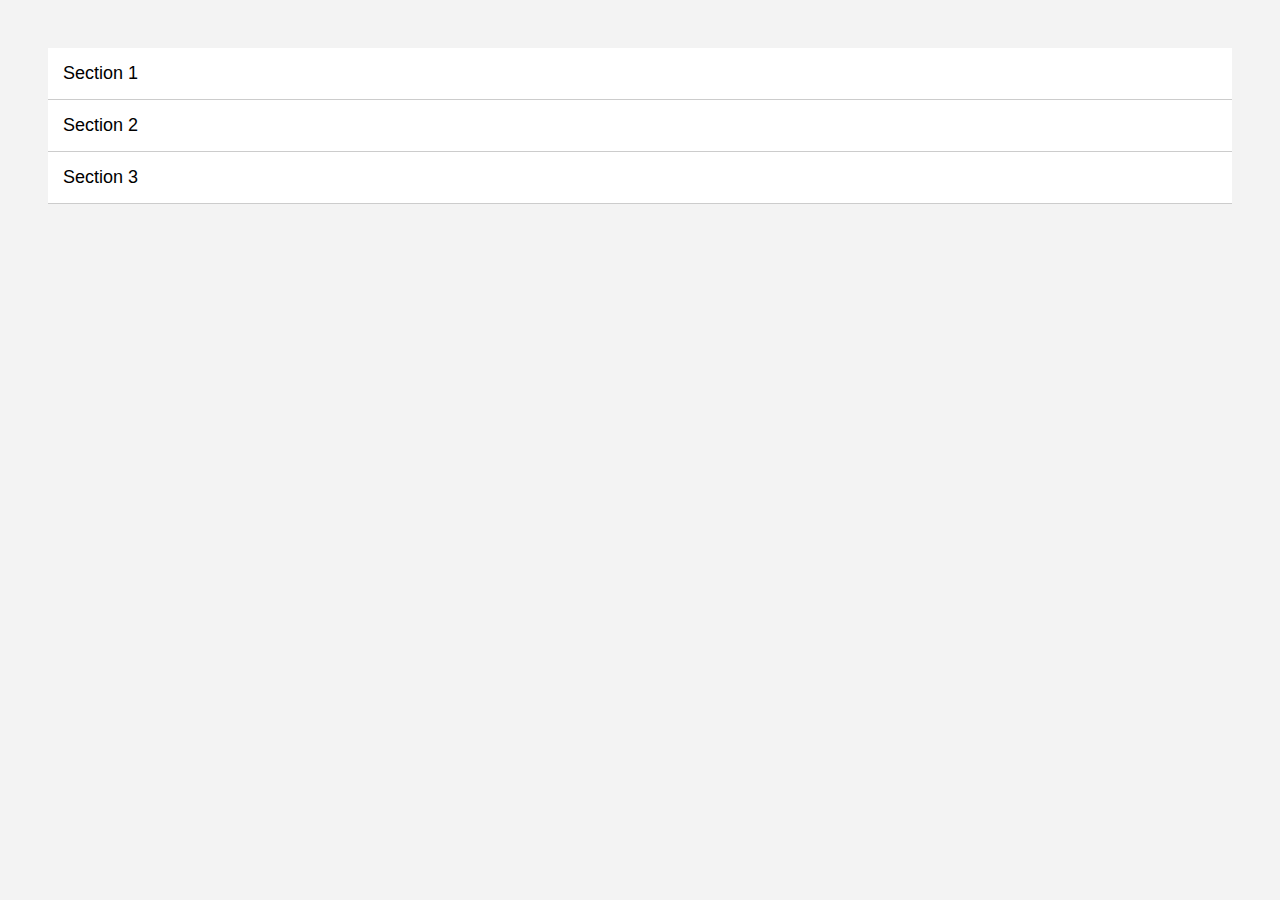
<file: Roadmap projects/Frontend projects/13 - Accordion/index.html>
<!DOCTYPE html>
<html lang="en">

<head>
    <meta charset="UTF-8">
    <meta name="viewport" content="width=device-width, initial-scale=1.0">
    <link rel="stylesheet" href="styles.css">
    <title>Accordion</title>
</head>

<body>
    <div class="accordian">
        <div class="item">
            <button class="tab">Section 1</button>
            <div class="content">
                <p>This is content 1</p>
            </div>
        </div>

        <div class="item">
            <button class="tab">Section 2</button>
            <div class="content">
                <p>This is content 2</p>
            </div>
        </div>

        <div class="item">
            <button class="tab">Section 3</button>
            <div class="content">
                <p>This is content 3</p>
            </div>
        </div>
    </div>

    <script src="./script.js"></script>
</body>

</html>
</file>
<file: Roadmap projects/Frontend projects/03 - Personal Portfolio/style.css>
h1, h3, .comic-font{
    font-family: "Comic Sans MS", "Comic Sans", cursive;
}
p , span{
    font-family: Verdana,Geneva,sans-serif;
}
.gray{
    color: gray;
    font-weight: bold;
    font-size: 0.8em;
}
.experience-sec p , .experience-sec p span{
    line-height: 35px;
}
.education-sec p ,.education-sec p span, .opensource-sec p , .opensource-sec p span{
    line-height: 20px;
}
.opensource-sec a{
    line-height: 35px;
}
.education-sec li{
    line-height: 20px;
}
                /* test style and fonts */

body{
    height: 100%;
    margin: 5px;
    width: 99%;
    padding: 10px;
    max-width: 1800px;
    display: flex;
    flex-direction: column;
    border: solid black 1px;
    min-width: 320px;
    overflow-x: hidden;
    box-sizing: border-box;
}   
header{
    border-bottom: solid black 1px;
    height: 400px;
    position: relative;
}
header nav{
    display: flex;
    flex-direction: row;
    justify-content: space-between;
    margin: 7px 7px 50px 7px;
    font-size: 1em;
}
nav a{
    color: black;
}
h1{
    margin-bottom: 15px;
    font-size: 2.6em;
}

h3{
    margin-bottom: 10px;
    font-size: 1.5em;
}
.text-in-header{
    width: 100%;
    text-align: center;
    position: absolute;
    top: 50%;
    left: 50%;
    transform: translate(-50%,-50%);
}
.first-article{
    margin: 40px;
    display: grid;
    grid-template-columns: 1fr 2fr 1fr;
    grid-gap: 5px;
}
.first-article section{
    border: solid black 1px;
}
.sections{
    padding: 30px;
}
.project-sec{
    display: grid;
}
.projects{
    border-bottom: solid 1px black;
    align-content: center;
    padding: 0;
    margin: 0;
}
.no-border{
    border-bottom: none;
}
.none-height{
    height: 0;
}
.first-article > div{
    display: grid;
    grid-template-rows: 1fr 1fr;
    grid-gap: 5px;
 }
 .second-article h3{
    margin-left: 40px;
 }
 .second-article div{
    display: flex;
    flex-direction: row;
    justify-content: space-evenly;
 }
 .teacher-comments{
    display: flex;
    flex-wrap: wrap;
    justify-content: center;
    align-items: center;
    border: solid black 1px;
    height: 190px;
    width: 90%;
    margin: 10px;
    box-sizing: border-box;
    border-radius: 18%;
    text-align: left;   
    line-height: 20px;
    max-width: 300px;
 }
 .teacher-comments span, .opensource-sec p span {
    display: block;
 }
 .teacher-name{
    margin-top: 10px;
 }
 footer{
    display: flex;
    flex-direction: column;
    justify-content: center;
    align-items: center;
    height: 500px;
 }
 footer > h3{
    margin-bottom: 20px;
 }
 
 @media screen and (max-width:768px) and (min-width:320px){
    header{
    height: 250px;
   }
   header nav{
   flex-direction: column;
   align-items: center;
   line-height: 25px;
  }
  .text-in-header{
  display: flex;
  flex-direction: column;
 }
    h1{
    margin-top: 45px;
    font-size: 1.7rem;
    line-height: 35px;
   }
    .first-article{
    display: block;
    height: auto;
   }
   .sections{
   padding: 20px;
  }
   .sections h3{
   text-align: center;
  }
   .project-sec{
   display: grid;
   grid-template-columns: 1fr;
   grid-template-rows: repeat(6, 2.2rem);
   text-align: center;
  }
    .second-article div{
    display: flex;
    flex-direction: column;
   }
    .teacher-comments{
    margin: 20px auto;
    width: 75%;
   }
    .hidden{
    display: none;
   }
 }
</file>
<file: Roadmap projects/Frontend projects/04 - Changelog Component/style.css>
body{
    width: 99%;
    height: 100%;
    overflow-x: hidden;
    display: flex;
    flex-direction: column;
    align-items: center;
    border: solid 1.5px gray;
    border-radius: 40px;
    font-family:"Roboto","Open Sans", "Helvetica Neue", sans-serif;
    font-weight: 400;
    background-color: rgb(63, 63, 63);
    color: antiquewhite;
}
header{
    display: flex;
    flex-direction: column;
    text-align: center;
    margin:50PX 0;
}
h1{
    font-size: 3rem;   
    margin-bottom: 10px;
    letter-spacing: 0.2rem;
    font-weight: 900;
}
h2, .date{
    font-size: 1rem;
    color:rgba(250, 235, 215, 0.555);
    letter-spacing: 0.1rem;
}
.container{
    display: flex;
    flex-direction: column;
    width: 100%;
    position: relative;
    height: 90%;
}
.event{
    display: grid;
    grid-template-columns: auto 10px auto;
    grid-template-rows: repeat(7,auto);
    width: fit-content;
    max-width: 600px;
}
.line-dot{
    display: flex;
    flex-direction: row;
    justify-content: center;
    align-items: center;
}
 .date{
    min-width: 162px;
    text-align: center;
    margin-right: 50px;
 }
 .line{
    width: 2px;
    height: 108%;
    background-color: antiquewhite;
    position: absolute;
    top:-18px;
 }
 #dot1,#dot2,#dot3,#dot4,#dot5,#dot6,#dot7 {
    position: absolute;
 }
 .dot{
    background-color: antiquewhite;
    width: 15px;
    height: 15px;
    border-radius: 50%;
 }
 .text{
    /* width: auto; */
    max-width: fit-content;
    margin-left: 30px;
 }
 .button{
    width: 100%;
    text-align: center;
    margin-top: 60px;
    margin-bottom: 60px;
 }
 .button button {
    font-family: "Roboto", sans-serif;
    font-weight: bold;
    width: 250px;
    height: 45px;
    background-color: antiquewhite;
    border: solid 1px black;
    border-radius: 15px;
    text-align: center;
    cursor: pointer;
    box-shadow: 0px 4px 6px rgba(0, 0, 0, 0.3);
    transition: transform 0.2s ease, box-shadow 0.2s ease;
}
.button button:active {
    transform: translateY(2px);
    box-shadow: 0px 2px 4px rgba(0, 0, 0, 0.3);
}

 @media screen and (max-width:584px) and (min-width:321px){
    body{
        padding: 0 10px;
    }    
    .line{
        height: 102%;
    }
    .date{
        margin-right: 10px;
    }
 }
</file>
<file: Roadmap projects/Frontend projects/05 - Testimonial Cards/style.css>
:root{
    --black:rgb(37, 37, 37);
    --white:white;
    --gray:gray;
}
p{
    line-height: 1.5rem;
}
body{
    display: flex;
    justify-content: center;
    width: 100%;
    height: 100%;
    overflow-x: hidden;
    justify-items: center;
    font-family: Helvetica, Arial, sans-serif;
}
.container{
    display: flex;
    flex-direction: column;
    padding: 10px;
    width: 60%;
    height: 100%;
    align-items: center;
}
.content{
    display: flex;
    flex-direction: column;
    height: 100%;
    padding: 30px;
    
}
.content > div{
    margin-bottom: 30px;
}
.artem{
    display: flex;
    flex-direction: row;
    min-height: 35.5%;
    justify-content: space-evenly;
}
.left, .right{
    display: flex;
    flex-direction: column;
    width: 50%;
}
.left{
    margin-right: 17px;
}
.artem-comment1{
    width: 92%;
    background-color: var(--black);
    color: var(--white);
    border-radius: 20px;
    padding: 20px;
}
.artem-pic1{
    margin-top: 20px;
    margin-left: 15px;
}
.right{
    margin-left: 17px;
    border: solid 1px black;
    border-radius: 20px;
    padding: 20px 20px 0 20px;
}
.artem-comment1 :first-child, .artem-comment2 :first-child{
    margin-bottom: 20px;
}
.artem-job{
    font-size: 0.7rem;
    margin-top: 6px;
}
.comment-pic{
    width: 50px;
    height: 50px;
    border-radius: 20%;
}
.artem-detail{
    margin-left: 15px;
}
.artem-comment2{
    width: 92%;
}
.artem-pic1, .artem-pic2{
    display: flex;
    flex-direction: row;
    align-items: center;
}
.artem-pic1 div, .artem-pic2 div{
    display: flex;
    flex-direction: column;
}
.square-container{
    width: fit-content;
    height: fit-content;
    align-items: center;
    position: relative;
}
.square{
    background-color:var(--black);
    width: 20px;
    height: 20px;
    position: absolute;
    transform: rotatez(45deg);
    top: -31px;
}
.jackie{
    display: flex;
    flex-direction: row;
    justify-content: center;
}
.jackie-img{
    width: 36%;
    max-height: 246px;
    max-width: 285px;
    border-radius: 20px;
    margin-right: 15px;
}
.jackie-comment{
    display: flex;
    flex-direction: column;
    width: 55%;
    text-align: start;
    padding: 20px;
    background-color: var(--black);
    color: var(--white);
    border-radius: 20px;
    justify-content: space-evenly;
}
.jackie-comment p{
    font-size: 1.1rem;
}
.jackie-img-query{
    display: none;
}
.jackie-name{
    font-size: 1.8rem;
}
.jackie-job{
    color: var(--gray);
    font-size: 1.1rem;
}
.stars img{
    width: 20px;
    height: 20px;
}
.carousel-container{
    display: flex;
    flex-direction: column;
    align-items: center;
    min-height: 29.7%;
    border: solid black 1px;
    border-radius: 20px;
    font-size: 1.1rem;
    /* padding: 20px; */
}
.carousel{
    display: flex;
    flex-direction: column;
    width: 70%;
    height: 100%;
    text-align: center;
    align-items: center;
    justify-content: center;
}
.carousel *{
    margin-bottom: 12px;
}
.carousel-text{
    margin-top: 12px;
}
.carousel-pic{
    display: flex;
    flex-direction: row;
    width: 30%;
    align-items: center;
    justify-content: center;
}
.bigger{
    width: 60px !important;
    height: 60px !important;
    margin: 0 25px 0 25px;
}
.low-opacity{
    width: 40px;
    height: 40px;
    opacity: 50%;
}
#previous, #next{
    width: 15px;
    height: 15px;
    cursor: pointer;
}
#previous{
    transform: rotateY(180deg);
    padding-left: 50px;
}
#next{
    padding-left: 50px;
}
@media screen and (max-width:1110px) and (min-width:320px) {
    body{
        height: 100%;
    }
    .content > div{
       margin-bottom: 15px;
   }
    .artem, .jackie, .carousel{
        align-items: center;
    }
    .artem, .jackie, .carousel, .artem-pic1, .artem-pic2{
        flex-direction: column;
    }
     .left, .right{
        flex-direction: row;
        width: auto;
        margin: 0;
     }
     .right{
        flex-direction: column;
        align-items: center;
        text-align: center;
        padding: 10px 20px 10px 20px;
     }
     .artem-comment1{
        order: 1;
     }
     .artem-comment2{
        order: 1;
     }
     .artem-pic1, .artem-pic2{
        text-align: center;
        align-items: center;
        margin-right: 10px;
        margin-left: 0;
     }
     .square{
        display: none !important;
     }
     .artem-comment1{
        position: relative;
     }
     .artem-comment2 p{
        margin-bottom: 0 !important;
     }
     .square-query{
        background-color:var(--black);
        width: 20px;
        height: 20px;
        position: absolute;
        transform: rotatez(45deg);
        left: -10px;
        top: 33px;
     }
     .comment-pic{
        margin-bottom: 8px;
     }
     .artem-detail{
        width: 104px;
        margin-left: 0;
     }
     .artem-job{
        font-size: 0.8rem;
        line-height: 1.4;
        margin-bottom: 10px;
     }
     .artem div{
        margin-bottom: 10px;
     }
     .jackie-comment{
        width: 100%;
     }
     .jackie{
        flex-direction: row;
        justify-content: space-between;
     }
     .jackie-img{
        display: none !important;
        margin-right: unset;
     }
     .stars{
        padding: 8px 0 8px 0;
     }
     .stars img{
        width: 17px;
        height: 17px;
    }
     .jackie-img-query{
        display: unset;
        width: 101.51px;
        height: 101.51px;
        border-radius: 20px;
     }
     .jackie-name{
        font-size: 1.3rem;
     }
     .jackie-job{
        font-size: 1rem;
        padding: 8px 0 8px 0;
     }
     .jackie-comment p{
        font-size: 1rem;
     }
     .carousel-container{
        min-width: 320px;
     }
     .carousel{
        width: unset;
     }
     .carousel-text{
        padding: 9px;
        margin: 0;
     }
     #previous, #next{
        padding-left: 15px;
     }
}
</file>
<file: Roadmap projects/Frontend projects/06 - Datepicker UI/style.css>
:root{
    --body-color:#D8F3DC; 
    --calendar:#B7E4C7;
    --input:#B7E4C7;
    --day:#40916C;
    --input-text:#081C15;
    --day-text:white;
}
body{
    background-color: var(--body-color);
    font-size: 18px;
    color: var(--text);
}
.container{
    display: flex;
    text-align: center;
    align-items: center;
    justify-content: center;
    height: 100vh;
}
.calendar{
    width: fit-content;
    background-color: var(--calendar);
    border-radius: 20px;
    padding: 10px;
    box-shadow: #1b433273 0 0 30px 5px;
}
#calendar-icon{
    width: 30px;
    height: 27px;
    background-color: var(--input);
}
#previous-icon{
    transform: rotate(180deg);
}
.date{
    display: flex;
    width: 100%;
    align-items: center;
    justify-content: space-between;
    position: relative;
}
.date label{
    position: absolute;
    left: 90%;
    display: flex;
    cursor: pointer;
}
input{
    width: 100%;
    height: 30px;
    font-size: 17px;
    background-color: var(--input);
    border: none;
    color: var(--input-text);
    border-radius: 5px;
    transition: all 0.3s ease;
}
input::-webkit-calendar-picker-indicator{
    display: none;
    -webkit-appearance: none;
}
input:hover, input:focus{
    outline: 1px #1B4332 solid;
    padding-left:5px;
    box-shadow: #1B4332 0 0 5px;
}
input::placeholder{
    color: rgb(71, 71, 71);
}
.calendar-body{
    width: fit-content;
    justify-content: center;
    align-items: center;
    display: flex;
    flex-direction: column;
}
.calendar-header{
    display: flex;
    flex-direction: row;
    justify-content: center;
    align-items: center;
    width: fit-content;
    height: 40px;
    margin: 5px;
    background-color: var(--calendar-header);
    border-radius: 10px;
    transition: all 0.2s ease;
}
.calendar-header:hover{
    background-color: #95D5B2;
    box-shadow: #081C15 0 0 5px;
}
.calendar-header span{
    padding:0 35px;
}
.calendar-header img{
    width: 20px;
    height: 20px;
    cursor: pointer;
}
.days-name, .days{
    display: flex;
    flex-direction: row;
}
.days-name div, .day{
    width: 40px;
    height: 40px;
    box-sizing: border-box;
    align-content: center;
}
.days-name div{
    height: fit-content;
    align-content: end;
    margin: 2px;
}
.days-name{
    border-bottom: 2px solid black;
}
.day{
    /* border: 0.1px solid black; */
    border-radius: 15px;
    margin: 2px;
    background-color: var(--day);
    color: var(--day-text);
    cursor: pointer;
}
.day:hover{
    box-shadow: #40916C 0 0 5px;
    border: 1px solid #1B4332;
}
</file>
<file: Roadmap projects/Frontend projects/07 - Accessible Form UI/style.css>
:root{
    --body-background:#343A40;
    --fieldset:#ADB5BD;
    --legend-text: #212529;
    --left:#212529;
    --input:#d2dae2;
    --placeholder:#343a407c  ;
    --button-background:#343A40;
    --button-text:#F8F9FA;
    --progress-background:#343A40;
    --progress-text:#343A40;
    --progress-line:#E9ECEF;
    --checklist:#d2dae2;
}
body{
    font-family: 'Argentum Sans', sans-serif;
    background-color: var(--body-background);
}
.container{
    width: 100%;
    height: 100vh;
    display: flex;
    justify-content: center;
    align-items: center;
}
form{
    width: 710px;
}
fieldset{
    display: grid;
    grid-template-columns: 1fr 1fr;
    height: 500px;
    column-gap: 30px;
    border-radius: 35px;
    padding: 30px;
    background-color: var(--fieldset);
    box-sizing:content-box;
    border: none;
}
legend{
    color: var(--legend-text);
    font-size: 18px;
}
.left, .right{
    display: flex;
    flex-direction: column;
}
.left{
    /* justify-content: space-evenly; */
    color: var(--left);
}
.left div{
    margin:10px 5px;
}
.right{
    /* margin-top: 50px; */
    text-align: center;
    align-items: center;
}
.right > span{
    margin: 25px 0;
    font-size: 23px;
    color: #212529;
}
label{
    display: flex;
    flex-direction: column;
    font-size: 17px;
    
}
label input{
    margin: 7px 0;
}
input{
    border-radius: 10px;
    /* border: 1px #343A40 solid; */
    border: none;
    padding: 12px;
    background-color: var(--input);
    box-shadow: inset #343A40 1px 1px 5px;
    line-height: 16px;
}
input::placeholder{
    font-size: 16px;
    color: var(--placeholder);

}
input:focus{
    outline: #6C757D 1px solid;
}
.checkbox-container{
    display: flex;
    flex-direction: row;
    align-items: center;
    margin: 0 !important;
}
.checkbox{
    appearance: none;
    width: fit-content;
    border-radius: 5px;
    padding: unset;
    width: 15px;
    height: 15px;
    margin: 0 5px;
}
.checkbox:checked{
    background-color: #6C757D;
}
.checkbox-container span{
    font-size: 12px;
}
.button-container{
    display: flex;
    justify-content: center;
    margin-top: 25px !important;
}
button{
    border-radius: 10px;
    border: 1px black solid;
    padding: 8px;
    width: 75%;
    border: none;
    padding: 15px;
    font-size: 18px;
    font-weight: bold;
    color: var(--button-text);
    background-color: var(--button-background);
    transition: transform ease, box-shadow ease, background-color 0.3s ease;
}
button:active{
    transform: translateY(1px);
    box-shadow: #ADB5BD 0px 0px 10px;
}
button:hover{
    background-color: #212529;
}
.progress-bar{
    font-family: 'Wasted Vindey';                                          
    border-left: 7px solid #343A40;
    border-top: 7px solid #343A40;
    border-right: 3px solid gray;
    border-radius: 50%;
    width: 110px;
    height: 110px;
    display: flex;
    align-items: center;
    justify-content: center;
    font-size: 25px;
    font-weight: bold;
    background-color: var(--circle);
    box-shadow: inset #343A40 1px 1px 5px;
}
.checklist{
    display: flex;
    flex-direction: column;
    background-color: gray;
    line-height: 320%;
    border-radius: 30px;
    padding: 10px;
    text-align: left;
    width: 80%;
    min-width: 194px;
    font-size: 16px;
    background-color: var(--checklist);
    box-shadow: inset #343A40 1px 1px 5px;
}
.checklist span del{
    color:gray ;
}
@media screen and (max-width:565px) and (min-width:320px) {
    .container{
        align-items: unset;
    }
    fieldset{
        grid-template-columns: 1fr;
        height: auto;
    }
    .button-container{
        margin-top: 20px !important;
    }
    .progress-bar{
        display: flex;
        flex-direction: row;
        width: 100%;
        height: fit-content;
        font-size: 15px;
        border: none;
        border-radius: 20px;
        margin: 30px 0;
        background-color: var(--progress-background);
        justify-content: unset;
        color: var(--progress-text);
        outline: none;
    }
    .progress{
        width: 65%;
        height: 100%;
        background-color: var(--progress-line);
        border-radius: 20px;
        margin: 9px 5px 9px 0;
        outline: none;
    }
    .progress-bar span{
        position: absolute;
        left: 48%;
    }
    .checklist{
        height: unset;
    }
    .right > span{
        margin: 50px;
        display: none;
    }
}
</file>
<file: Roadmap projects/Frontend projects/08 - Image Grid Layout/style.css>
body{
    min-height: 100vh;
    overflow-x: hidden;
}
.container{
    width: 100%;
    display: grid;
    grid-template-areas: 
    "f t a"
    "f b a"
    "l b v"
    ;
    gap: 10px;
    margin: 10px;
    box-sizing: border-box;
}
.container img{
    width: 100%;
    height: 100%;
    object-fit: cover;
}
.foggy-beach{
    grid-area: f;
}
.living-room{
    grid-area: l;
}
.table{
    grid-area: t;
}
.building{
    grid-area: b;
}
.apartment{
    grid-area: a;
}
.beach-view{
    grid-area: v;
}
@media screen and (max-width:840px) {
    .container{
        grid-template-areas: 
        "f l"
        "t b"
        "a v"
        ;
    }
}
@media screen and (max-width:400px){
    .container{
        grid-template-areas: 
        "f"
        "l"
        "t"
        "b"
        "a"
        "v"
        ;
    }
}
</file>
<file: Roadmap projects/Frontend projects/09 - Tooltip UI/style.css>
body{
    width: 100%;
    height: 100vh;
    display: flex;
    flex-direction: row;
    justify-content: center;
    align-items: center;
    overflow-x: hidden;
    font-family: "Roboto", serif;
    font-weight: 300;
    font-style: normal;
}
.navigation{
    display: flex;
    width: 100%;
    height: 147.5px;
    flex-direction: row;
    justify-content: center;
    align-items: end;
}
.circle{
    width: 10px;
    height: 10px;
    background-color: gray;
    border-radius: 50%;
}
span{
    font-size: 30px;
}
a{
    display: flex;
    flex-direction: column-reverse;
    align-items: center;
    color: black;
    text-decoration: none;
    height: 100%;
    gap: 25px;
}
.pages{
    height: 100%;
    display: flex;
    text-align: center;
}
.home-hover,.projects-hover,.blog-hover{
    visibility: hidden;
    display: block;
    opacity: 0;
    position: relative;
    align-self: flex-start;
    width: 204px;
    text-align: center;
    background-color: rgb(26, 26, 26);
    color: white;
    padding: 18px;
    height: fit-content;
    border-radius: 10px;
    transition: all ease-in 0.3s;
}   
.square{
    position: absolute;
    width: 20px;
    height: 20px;
    background-color: rgb(26, 26, 26);
    left: 108px;
    top: 40.5px;
    transform: rotatez(45deg);
}
span{
    display: block;
    width: fit-content;
}
.pages a span:hover + .home-hover,.pages a span:hover + .projects-hover,.pages a span:hover + .blog-hover{
    visibility: visible;
    opacity: 1;
}
span:hover{
    color:#0073e6;
}
</file>
<file: Roadmap projects/Frontend projects/10 - tab/styles.css>
body {
    width: 100%;
    height: 100vh;
    overflow: hidden;
    background-color: #FFDBB5;
    color: #432818;
    font-family: cursive;
}

header {
    display: flex;
    flex-direction: row;
    width: 100%;
    height: 40px;
    align-items: center;
    justify-content: space-between;
    font-size: 1.2rem;
    margin-top: 5px;
    padding: 0 20px;
}

#logo {
    width: 60px;
    height: 60px;
}

header div {
    width: 50%;
    display: flex;
    justify-content: space-around;
}

.p-1 {
    width: 100%;
    height: 100%;
}

.main-sec {
    height: 100%;
    display: flex;
    flex-direction: row;
    justify-content: space-between;

}

.main-sec div:first-child {
    width: fit-content;
    height: 60%;
    margin: auto;
}

.main-sec div:first-child p {
    text-align: left;
}

.main-sec span {
    font-size: 3rem;
}

.main-sec p {
    font-size: 1rem;
    margin: 20px 0;
}

.main-sec div:nth-child(2) {
    width: 30%;
}

#subscribe-button {
    height: 45px;
    width: 170px;
    border-radius: 15px;
    font-size: 1rem;
    border: none;
    background-color: #6C4E31;
    color: #FFEAC5;
    font-family: cursive;
    margin-left: 50%;
    margin-top: 20%;
    transform: translateX(-50%);
}

#moka-img {
    margin-top: 15%;
    width: 75%;
    height: 65%;
    object-fit: cover;
    object-position: 70% 70%;
}

.hidden {
    display: none;
}

.glassory {
    position: absolute;
    top: 45%;
    left: 50%;
    transform: translatey(-50%) translateX(-50%);
    width: 60%;
    height: 50%;
    background-color: rgba(255, 255, 255, 0.1);
    border: rgba(255, 255, 255, 0.1) solid 2px;
    backdrop-filter: blur(5px);
    border-radius: 10px;
    overflow: hidden;
    animation: tabs 2s ease-in-out;

}

.content {
    animation: toleft 0.3s ease-in;
}

@keyframes toleft {
    from {
        transform: translateX(-50px);
        opacity: 0;
    }

    to {
        transform: translateX(0);
        opacity: 1;
    }
}

.glass-header {
    width: 100%;
    background-color: #603F26;
    display: flex;
    justify-content: space-evenly;
    padding: 10px 0;
    position: relative;
}

.glass-header button {
    border: none;
    background: none;
    color: #ede0d4;
    font-size: 1.5rem;
    padding: 0;
    cursor: pointer;
}

.selected {
    color: #FFDBB5 !important;
}

.line {
    height: 3px;
    width: 64px;
    background-color: #FFEAC5;
    position: absolute;
    top: 37px;
    left: 14.2%;
    border-radius: 20px;
    transition: left 0.3s ease-in-out;
}


.tab span {
    display: block;
    font-size: 2rem;
    margin: 50px 0 40px 10px;
    color: #432818;
    font-weight: bold;
}

.tab p {
    font-size: 1.2rem;
    margin-left: 10px;
    color: #432818;
}

@keyframes toleft {
    from {
        transform: translateX(-50px);
        opacity: 0;
    }

    to {
        transform: translateX(0);
        opacity: 1;
    }
}

@keyframes tabs {
    from {
        opacity: 0;
    }

    to {
        opacity: 1;
    }
}
</file>
<file: Roadmap projects/Frontend projects/11 - Cookie Consent/styles.css>
body {
    padding: 0;
    margin: 0;
    box-sizing: border-box;
    border: none;
    outline: none;
    width: 100%;
    height: 100vh;
    overflow: hidden;
}

.container {
    background-color: #F3E4C9;
    position: relative;
    width: 100%;
    height: 100vh;
}

.cookie {
    position: absolute;
    height: 250px;
    width: 400px;
    padding: 10px;
    bottom: 40px;
    right: 40px;
    background-color: #A98B76;
    color: #321d0d;
    border-radius: 10px;
    opacity: 0;
    transform: translateY(50px);
    transition: transform 0.5s ease, opacity 0.5s ease;
    display: none;
    flex-direction: column;
    justify-content: space-around;
}

.cookie.show {
    transform: translateY(0);
    opacity: 1;
}

.cookie p {
    font-size: 20px;
    margin: 0 auto;
    text-wrap: pretty;
}

.cookie p a {
    color: #573216;

}

.cookie div {
    display: flex;
    flex-direction: row;
    justify-content: space-around;
}

.cookie button {
    width: 110px;
    height: 35px;
    border-radius: 5px;
    border: none;
    font-size: 18px;
    background-color: #321d0d;
    color: #F3E4C9;

}

.cookie button:hover {
    cursor: pointer;

}

.cookie button:active {
    transform: translateY(1px);
    opacity: 0.8;
}
</file>
<file: Roadmap projects/Frontend projects/12 - Restricted Textarea/styles.css>
* {
    box-sizing: border-box;
    margin: 0;
    padding: 0;
}

:root {
    --bg-top: rgb(239, 114, 103);
    --bg-mid: rgb(208, 127, 143);
    --bg-bottom: rgb(154, 152, 221);

    --panel-bg: rgba(255, 255, 255, 0.22);
    --panel-border: rgba(106, 96, 104, 0.75);

    --text-color: #2b2330;
    --placeholder: rgba(74, 68, 78, 0.72);

    --btn-bg: rgba(255, 255, 255, 0.25);
    --btn-border: rgba(66, 58, 69, 0.95);

    --glow: rgba(255, 219, 75, 0.8);
    --glow-soft: rgba(255, 219, 75, 0.28);
}

body {
    font-family: "Georgia", "Times New Roman", serif;
    width: 100%;
    height: 100vh;
    overflow: hidden;
}

.hero {
    width: 100%;
    height: 100%;
    background: linear-gradient(180deg,
            var(--bg-top) 0%,
            #e87976 8%,
            #d7858b 42%,
            #c78cb0 62%,
            #b292c9 78%,
            var(--bg-bottom) 100%);
    position: relative;
    overflow: hidden;
    display: flex;
    justify-content: center;
}

.content {
    display: flex;
    align-items: center;
    justify-content: center;
}

.card-wrap {
    transform: translateY(-18px);
    display: flex;
    flex-direction: column;
    align-items: center;
    gap: 12px;
}

.textarea-box {
    width: 590px;
    height: 205px;
    border-radius: 28px;
    border: 1.5px solid var(--panel-border);
    background: var(--panel-bg);
    position: relative;
    box-shadow: inset 0 0 0 1px rgba(255, 255, 255, 0.06);
    overflow: hidden;
}

textarea {
    width: 100%;
    height: 100%;
    resize: none;
    border: none;
    outline: none;
    background: transparent;
    padding: 18px 18px 42px 18px;
    color: var(--text-color);
    font-size: 18px;
    line-height: 1.5;
    font-family: "Courier New", monospace;
}

textarea::placeholder {
    color: var(--placeholder);
}

.counter {
    position: absolute;
    right: 18px;
    bottom: 10px;
    font-size: 18px;
    color: #201622;
    font-family: "Georgia", serif;
    user-select: none;
}

.clear-btn {
    min-width: 105px;
    height: 44px;
    border-radius: 14px;
    border: 1.4px solid var(--btn-border);
    background: var(--btn-bg);
    color: #231b26;
    font-size: 20px;
    font-family: "Trebuchet MS", Arial, sans-serif;
    cursor: pointer;
    transition: 0.2s ease;
}

.clear-btn:hover {
    background: rgba(255, 255, 255, 0.34);
}

.clear-btn:active {
    transform: scale(0.98);
}
.max{
    border: 1px solid red;
    color: red;
}

@media (max-width: 760px) {

    .textarea-box {
        width: min(92vw, 590px);
        height: 190px;
    }

    .counter {
        font-size: 16px;
    }

    .clear-btn {
        min-width: 96px;
        height: 42px;
        font-size: 18px;
    }
}
</file>
<file: Roadmap projects/Frontend projects/13 - Accordion/styles.css>
body {
    background: #f3f3f3;
    padding: 40px;
}

.accordion {
    max-width: 500px;
    margin: auto;
}

.item {
    border-bottom: 1px solid #ccc;
}

.tab {
    width: 100%;
    text-align: left;
    padding: 15px;
    font-size: 18px;
    background: #fff;
    border: none;
    cursor: pointer;
}

.tab:hover {
    background: #f0f0f0;
}

.content {
    max-height: 0;
    overflow: hidden;
    transition: max-height 0.3s ease;
    background: #fafafa;
    padding: 0 15px;
}

.content p {
    padding: 15px 0;
}
</file>
